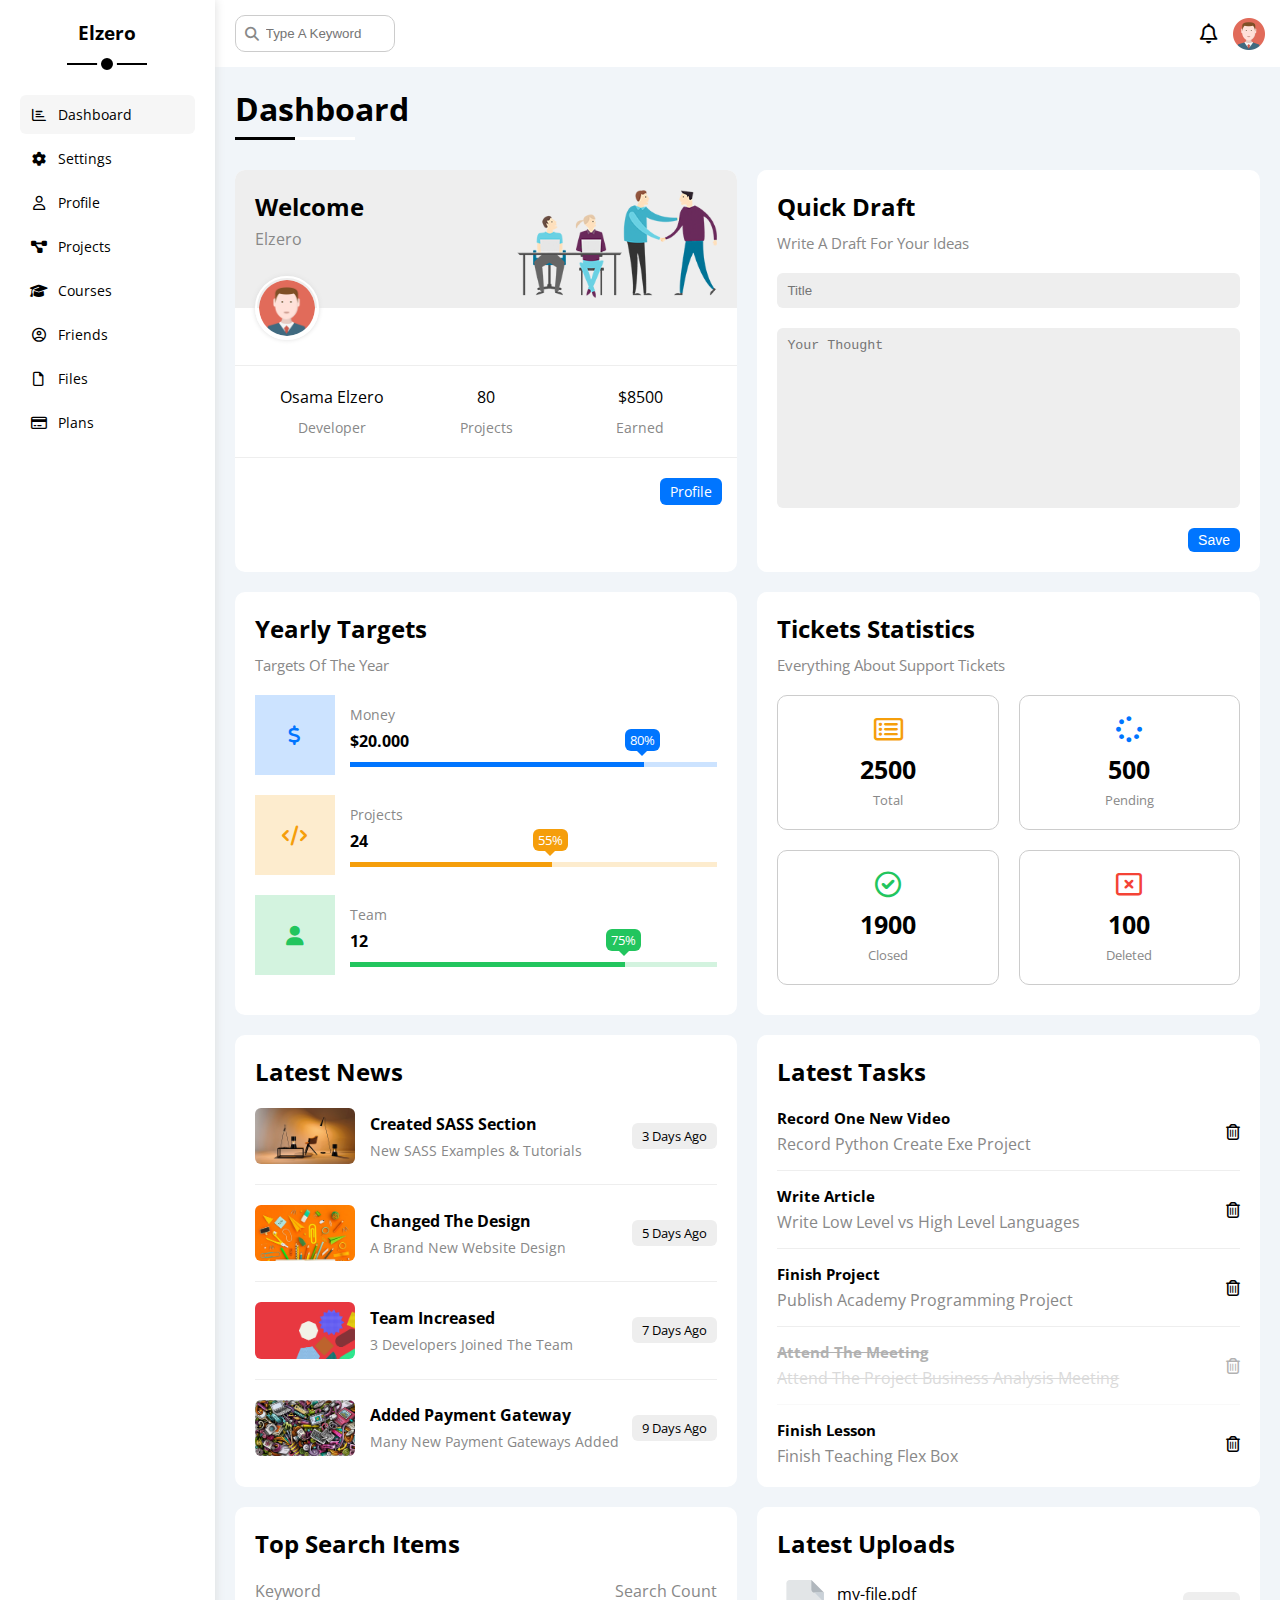
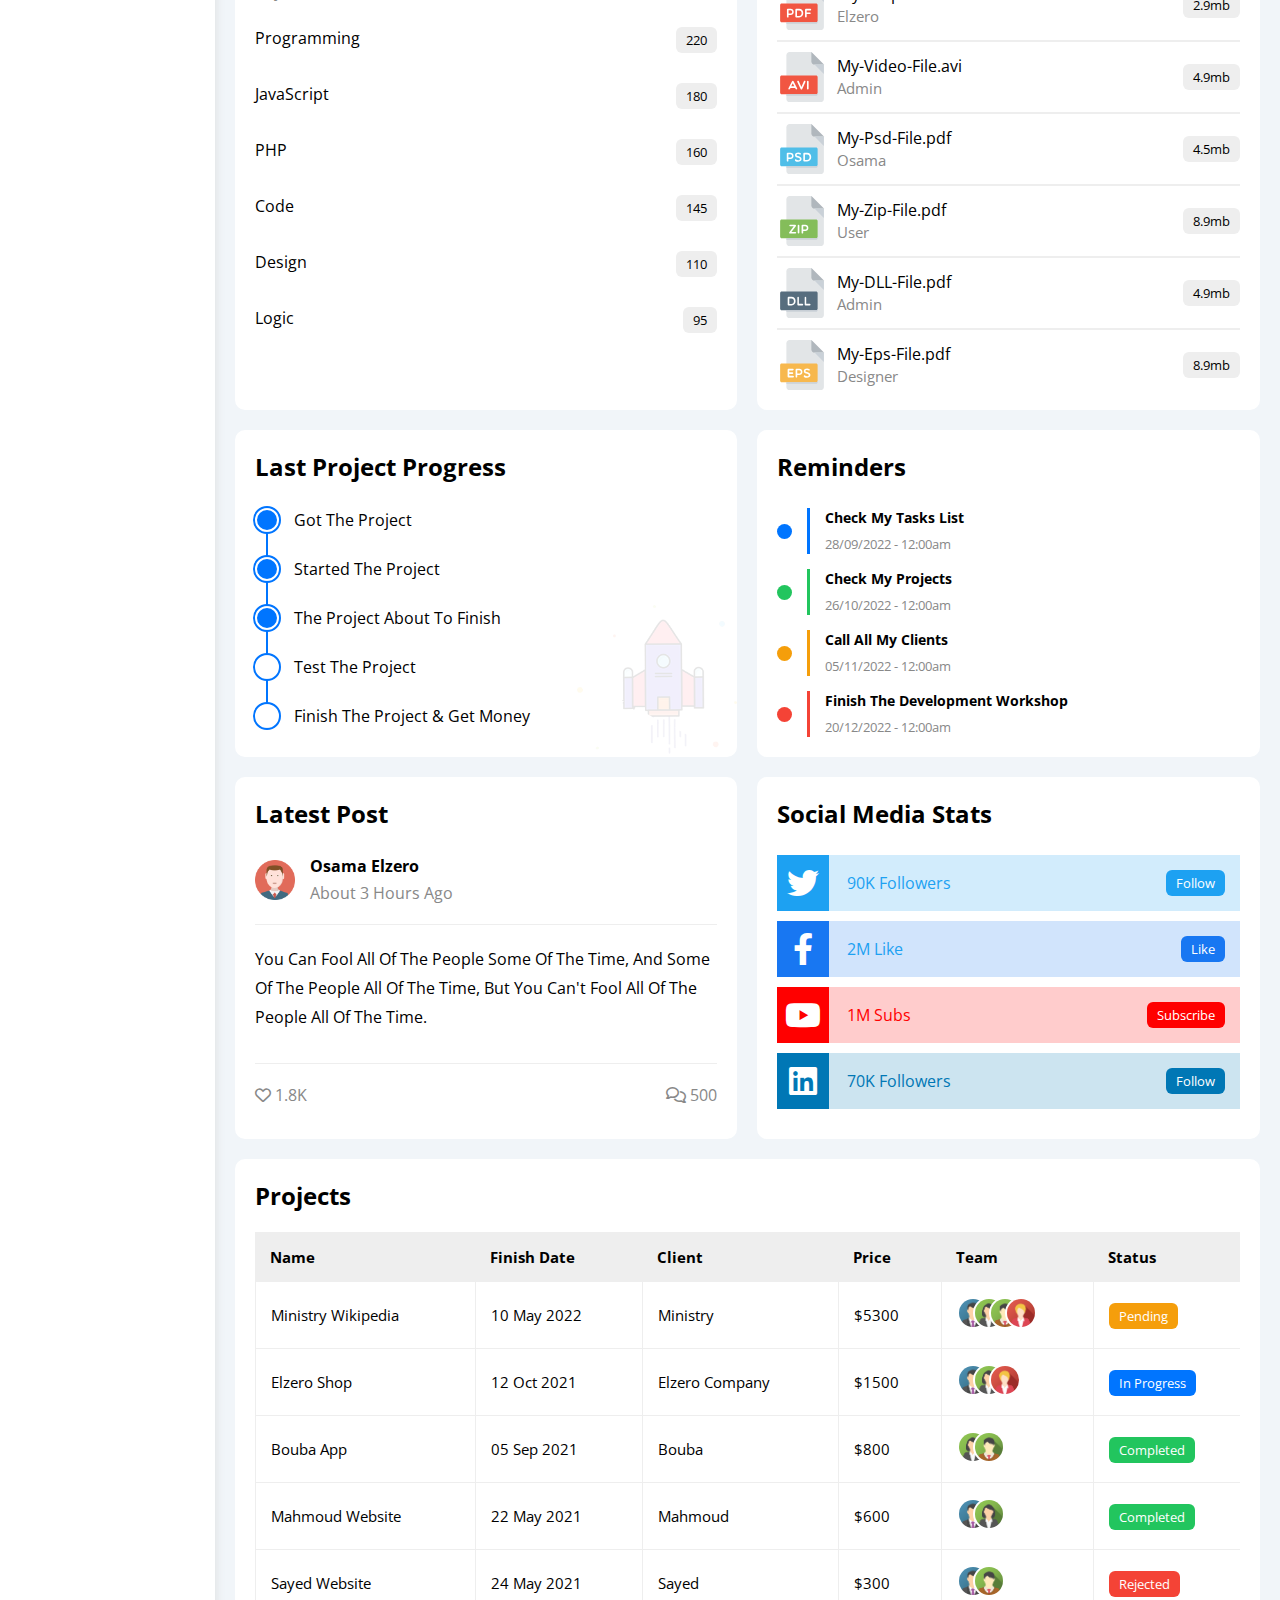
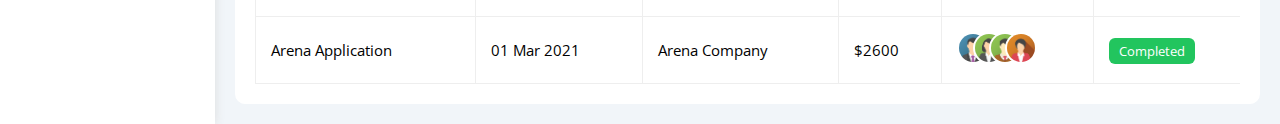
<file: index.html>
<!DOCTYPE html>
<html lang="en">
  <head>
    <meta charset="UTF-8" />
    <meta http-equiv="X-UA-Compatible" content="IE=edge" />
    <meta name="viewport" content="width=device-width, initial-scale=1.0" />
    <title>Dashboard</title>
    <link rel="stylesheet" href="css/all.min.css" />
    <link rel="stylesheet" href="css/framework.css" />
    <link rel="stylesheet" href="css/master.css" />
    <link rel="preconnect" href="https://fonts.googleapis.com" />
    <link rel="preconnect" href="https://fonts.gstatic.com" crossorigin />
    <link href="https://fonts.googleapis.com/css2?family=Open+Sans:wght@300;500&#038;display=swap" rel="stylesheet" />
  </head>
  <body>
    <div class="page d-flex">
      <div class="sidebar bg-white p-20 p-relative">
        <h3 class="p-relative txt-c mt-0">Elzero</h3>
        <ul>
          <li>
            <a class="active d-flex align-center fs-14 c-black rad-6 p-10" href="index.html">
              <i class="fa-regular fa-chart-bar fa-fw"></i>
              <span>Dashboard</span>
            </a>
          </li>
          <li>
            <a class="d-flex align-center fs-14 c-black rad-6 p-10" href="settings.html">
              <i class="fa-solid fa-gear fa-fw"></i>
              <span>Settings</span>
            </a>
          </li>
          <li>
            <a class="d-flex align-center fs-14 c-black rad-6 p-10" href="profile.html">
              <i class="fa-regular fa-user fa-fw"></i>
              <span>Profile</span>
            </a>
          </li>
          <li>
            <a class="d-flex align-center fs-14 c-black rad-6 p-10" href="projects.html">
              <i class="fa-solid fa-diagram-project fa-fw"></i>
              <span>Projects</span>
            </a>
          </li>
          <li>
            <a class="d-flex align-center fs-14 c-black rad-6 p-10" href="courses.html">
              <i class="fa-solid fa-graduation-cap fa-fw"></i>
              <span>Courses</span>
            </a>
          </li>
          <li>
            <a class="d-flex align-center fs-14 c-black rad-6 p-10" href="friends.html">
              <i class="fa-regular fa-circle-user fa-fw"></i>
              <span>Friends</span>
            </a>
          </li>
          <li>
            <a class="d-flex align-center fs-14 c-black rad-6 p-10" href="files.html">
              <i class="fa-regular fa-file fa-fw"></i>
              <span>Files</span>
            </a>
          </li>
          <li>
            <a class="d-flex align-center fs-14 c-black rad-6 p-10" href="plans.html">
              <i class="fa-regular fa-credit-card fa-fw"></i>
              <span>Plans</span>
            </a>
          </li>
        </ul>
      </div>
      <div class="content w-full">
        <!-- Start Head -->
        <div class="head bg-white p-15 between-flex">
          <div class="search p-relative">
            <input class="p-10" type="search" placeholder="Type A Keyword" />
          </div>
          <div class="icons d-flex align-center">
            <span class="notification p-relative">
              <i class="fa-regular fa-bell fa-lg"></i>
            </span>
            <img decoding="async" src="imgs/avatar.png" alt="" />
          </div>
        </div>
        <!-- End Head -->
        <h1 class="p-relative">Dashboard</h1>
        <div class="wrapper d-grid gap-20">
          <!-- Start Welcome Widget -->
          <div class="welcome bg-white rad-10 txt-c-mobile block-mobile">
            <div class="intro p-20 d-flex space-between bg-eee">
              <div>
                <h2 class="m-0">Welcome</h2>
                <p class="c-grey mt-5">Elzero</p>
              </div>
              <img decoding="async" class="hide-mobile" src="imgs/welcome.png" alt="" />
            </div>
            <img decoding="async" src="imgs/avatar.png" alt="" class="avatar" />
            <div class="body txt-c d-flex p-20 mt-20 mb-20 block-mobile">
              <div>Osama Elzero <span class="d-block c-grey fs-14 mt-10">Developer</span></div>
              <div>80 <span class="d-block c-grey fs-14 mt-10">Projects</span></div>
              <div>$8500 <span class="d-block c-grey fs-14 mt-10">Earned</span></div>
            </div>
            <a href="profile.html" class="visit d-block fs-14 bg-blue c-white w-fit btn-shape">Profile</a>
          </div>
          <!-- End Welcome Widget -->
          <!-- Start Quick Draft Widget -->
          <div class="quick-draft p-20 bg-white rad-10">
            <h2 class="mt-0 mb-10">Quick Draft</h2>
            <p class="mt-0 mb-20 c-grey fs-15">Write A Draft For Your Ideas</p>
            <form>
              <input class="d-block mb-20 w-full p-10 b-none bg-eee rad-6" type="text" placeholder="Title" />
              <textarea class="d-block mb-20 w-full p-10 b-none bg-eee rad-6" placeholder="Your Thought"></textarea>
              <input class="save d-block fs-14 bg-blue c-white b-none w-fit btn-shape" type="submit" value="Save" />
            </form>
          </div>
          <!-- End Quick Draft Widget -->
          <!-- Start Targets Widget -->
          <div class="targets p-20 bg-white rad-10">
            <h2 class="mt-0 mb-10">Yearly Targets</h2>
            <p class="mt-0 mb-20 c-grey fs-15">Targets Of The Year</p>
            <div class="target-row mb-20 blue center-flex">
              <div class="icon center-flex">
                <i class="fa-solid fa-dollar-sign fa-lg c-blue"></i>
              </div>
              <div class="details">
                <span class="fs-14 c-grey">Money</span>
                <span class="d-block mt-5 mb-10 fw-bold">$20.000</span>
                <div class="progress p-relative">
                  <span class="bg-blue blue" style="width: 80%">
                    <span class="bg-blue">80%</span>
                  </span>
                </div>
              </div>
            </div>
            <div class="target-row mb-20 center-flex orange">
              <div class="icon center-flex">
                <i class="fa-solid fa-code fa-lg c-orange"></i>
              </div>
              <div class="details">
                <span class="fs-14 c-grey">Projects</span>
                <span class="d-block mt-5 mb-10 fw-bold">24</span>
                <div class="progress p-relative">
                  <span class="bg-orange orange" style="width: 55%">
                    <span class="bg-orange">55%</span>
                  </span>
                </div>
              </div>
            </div>
            <div class="target-row mb-20 center-flex green">
              <div class="icon center-flex">
                <i class="fa-solid fa-user fa-lg c-green"></i>
              </div>
              <div class="details">
                <span class="fs-14 c-grey">Team</span>
                <span class="d-block mt-5 mb-10 fw-bold">12</span>
                <div class="progress p-relative">
                  <span class="bg-green green" style="width: 75%">
                    <span class="bg-green">75%</span>
                  </span>
                </div>
              </div>
            </div>
          </div>
          <!-- End Targets Widget -->
          <!-- Start Ticket Widget -->
          <div class="tickets p-20 bg-white rad-10">
            <h2 class="mt-0 mb-10">Tickets Statistics</h2>
            <p class="mt-0 mb-20 c-grey fs-15">Everything About Support Tickets</p>
            <div class="d-flex txt-c gap-20 f-wrap">
              <div class="box p-20 rad-10 fs-13 c-grey">
                <i class="fa-regular fa-rectangle-list fa-2x mb-10 c-orange"></i>
                <span class="d-block c-black fw-bold fs-25 mb-5">2500</span>
                Total
              </div>
              <div class="box p-20 rad-10 fs-13 c-grey">
                <i class="fa-solid fa-spinner fa-2x mb-10 c-blue"></i>
                <span class="d-block c-black fw-bold fs-25 mb-5">500</span>
                Pending
              </div>
              <div class="box p-20 rad-10 fs-13 c-grey">
                <i class="fa-regular fa-circle-check fa-2x mb-10 c-green"></i>
                <span class="d-block c-black fw-bold fs-25 mb-5">1900</span>
                Closed
              </div>
              <div class="box p-20 rad-10 fs-13 c-grey">
                <i class="fa-regular fa-rectangle-xmark fa-2x mb-10 c-red"></i>
                <span class="d-block c-black fw-bold fs-25 mb-5">100</span>
                Deleted
              </div>
            </div>
          </div>
          <!-- End Ticket Widget -->
          <!-- Start Latest News Widget -->
          <div class="latest-news p-20 bg-white rad-10 txt-c-mobile">
            <h2 class="mt-0 mb-20">Latest News</h2>
            <div class="news-row d-flex align-center">
              <img decoding="async" src="imgs/news-01.png" alt="" />
              <div class="info">
                <h3>Created SASS Section</h3>
                <p class="m-0 fs-14 c-grey">New SASS Examples & Tutorials</p>
              </div>
              <div class="btn-shape bg-eee fs-13 label">3 Days Ago</div>
            </div>
            <div class="news-row d-flex align-center">
              <img decoding="async" src="imgs/news-02.png" alt="" />
              <div class="info">
                <h3>Changed The Design</h3>
                <p class="m-0 fs-14 c-grey">A Brand New Website Design</p>
              </div>
              <div class="btn-shape bg-eee fs-13 label">5 Days Ago</div>
            </div>
            <div class="news-row d-flex align-center">
              <img decoding="async" src="imgs/news-03.png" alt="" />
              <div class="info">
                <h3>Team Increased</h3>
                <p class="m-0 fs-14 c-grey">3 Developers Joined The Team</p>
              </div>
              <div class="btn-shape bg-eee fs-13 label">7 Days Ago</div>
            </div>
            <div class="news-row d-flex align-center">
              <img decoding="async" src="imgs/news-04.png" alt="" />
              <div class="info">
                <h3>Added Payment Gateway</h3>
                <p class="m-0 fs-14 c-grey">Many New Payment Gateways Added</p>
              </div>
              <div class="btn-shape bg-eee fs-13 label">9 Days Ago</div>
            </div>
          </div>
          <!-- End Latest News Widget -->
          <!-- Start Tasks Widget -->
          <div class="tasks p-20 bg-white rad-10">
            <h2 class="mt-0 mb-20">Latest Tasks</h2>
            <div class="task-row between-flex">
              <div class="info">
                <h3 class="mt-0 mb-5 fs-15">Record One New Video</h3>
                <p class="m-0 c-grey">Record Python Create Exe Project</p>
              </div>
              <i class="fa-regular fa-trash-can delete"></i>
            </div>
            <div class="task-row between-flex">
              <div class="info">
                <h3 class="mt-0 mb-5 fs-15">Write Article</h3>
                <p class="m-0 c-grey">Write Low Level vs High Level Languages</p>
              </div>
              <i class="fa-regular fa-trash-can delete"></i>
            </div>
            <div class="task-row between-flex">
              <div class="info">
                <h3 class="mt-0 mb-5 fs-15">Finish Project</h3>
                <p class="m-0 c-grey">Publish Academy Programming Project</p>
              </div>
              <i class="fa-regular fa-trash-can delete"></i>
            </div>
            <div class="task-row between-flex done">
              <div class="info">
                <h3 class="mt-0 mb-5 fs-15">Attend The Meeting</h3>
                <p class="m-0 c-grey">Attend The Project Business Analysis Meeting</p>
              </div>
              <i class="fa-regular fa-trash-can delete"></i>
            </div>
            <div class="task-row between-flex">
              <div class="info">
                <h3 class="mt-0 mb-5 fs-15">Finish Lesson</h3>
                <p class="m-0 c-grey">Finish Teaching Flex Box</p>
              </div>
              <i class="fa-regular fa-trash-can delete"></i>
            </div>
          </div>
          <!-- End Tasks -->
          <!-- Start Top Search Word Widget -->
          <div class="search-items p-20 bg-white rad-10">
            <h2 class="mt-0 mb-20">Top Search Items</h2>
            <div class="items-head d-flex space-between c-grey mb-10">
              <div>Keyword</div>
              <div>Search Count</div>
            </div>
            <div class="items d-flex space-between pt-15 pb-15">
              <span>Programming</span>
              <span class="bg-eee fs-13 btn-shape">220</span>
            </div>
            <div class="items d-flex space-between pt-15 pb-15">
              <span>JavaScript</span>
              <span class="bg-eee btn-shape fs-13">180</span>
            </div>
            <div class="items d-flex space-between pt-15 pb-15">
              <span>PHP</span>
              <span class="bg-eee btn-shape fs-13">160</span>
            </div>
            <div class="items d-flex space-between pt-15 pb-15">
              <span>Code</span>
              <span class="bg-eee btn-shape fs-13">145</span>
            </div>
            <div class="items d-flex space-between pt-15 pb-15">
              <span>Design</span>
              <span class="bg-eee btn-shape fs-13">110</span>
            </div>
            <div class="items d-flex space-between pt-15 pb-15">
              <span>Logic</span>
              <span class="bg-eee btn-shape fs-13">95</span>
            </div>
          </div>
          <!-- End Top Search Word Widget -->
          <!-- Start Latest Uploads Widget -->
          <div class="latest-uploads p-20 bg-white rad-10">
            <h2 class="mt-0 mb-20">Latest Uploads</h2>
            <ul class="m-0">
              <li class="between-flex pb-10 mb-10">
                <div class="d-flex align-center">
                  <img decoding="async" class="mr-10" src="imgs/pdf.svg" alt="" />
                  <div>
                    <span class="d-block">my-file.pdf</span>
                    <span class="fs-15 c-grey">Elzero</span>
                  </div>
                </div>
                <div class="bg-eee btn-shape fs-13">2.9mb</div>
              </li>
              <li class="between-flex pb-10 mb-10">
                <div class="d-flex align-center">
                  <img decoding="async" class="mr-10" src="imgs/avi.svg" alt="" />
                  <div>
                    <span class="d-block">My-Video-File.avi</span>
                    <span class="fs-15 c-grey">Admin</span>
                  </div>
                </div>
                <div class="bg-eee btn-shape fs-13">4.9mb</div>
              </li>
              <li class="between-flex pb-10 mb-10">
                <div class="d-flex align-center">
                  <img decoding="async" class="mr-10" src="imgs/psd.svg" alt="" />
                  <div>
                    <span class="d-block">My-Psd-File.pdf</span>
                    <span class="fs-15 c-grey">Osama</span>
                  </div>
                </div>
                <div class="bg-eee btn-shape fs-13">4.5mb</div>
              </li>
              <li class="between-flex pb-10 mb-10">
                <div class="d-flex align-center">
                  <img decoding="async" class="mr-10" src="imgs/zip.svg" alt="" />
                  <div>
                    <span class="d-block">My-Zip-File.pdf</span>
                    <span class="fs-15 c-grey">User</span>
                  </div>
                </div>
                <div class="bg-eee btn-shape fs-13">8.9mb</div>
              </li>
              <li class="between-flex pb-10 mb-10">
                <div class="d-flex align-center">
                  <img decoding="async" class="mr-10" src="imgs/dll.svg" alt="" />
                  <div>
                    <span class="d-block">My-DLL-File.pdf</span>
                    <span class="fs-15 c-grey">Admin</span>
                  </div>
                </div>
                <div class="bg-eee btn-shape fs-13">4.9mb</div>
              </li>
              <li class="between-flex">
                <div class="d-flex align-center">
                  <img decoding="async" class="mr-10" src="imgs/eps.svg" alt="" />
                  <div>
                    <span class="d-block">My-Eps-File.pdf</span>
                    <span class="fs-15 c-grey">Designer</span>
                  </div>
                </div>
                <div class="bg-eee btn-shape fs-13">8.9mb</div>
              </li>
            </ul>
          </div>
          <!-- End Latest Uploads Widget -->
          <!-- Start Last Project Progress Widget -->
          <div class="last-project p-20 bg-white rad-10 p-relative">
            <h2 class="mt-0 mb-20">Last Project Progress</h2>
            <ul class="m-0 p-relative">
              <li class="mt-25 d-flex align-center done">Got The Project</li>
              <li class="mt-25 d-flex align-center done">Started The Project</li>
              <li class="mt-25 d-flex align-center done">The Project About To Finish</li>
              <li class="mt-25 d-flex align-center current">Test The Project</li>
              <li class="mt-25 d-flex align-center">Finish The Project & Get Money</li>
            </ul>
            <img decoding="async" class="launch-icon hide-mobile" src="imgs/project.png" alt="" />
          </div>
          <!-- End Last Project Progress Widget -->
          <!-- Start Reminders Widget -->
          <div class="reminders p-20 bg-white rad-10 p-relative">
            <h2 class="mt-0 mb-25">Reminders</h2>
            <ul class="m-0">
              <li class="d-flex align-center mt-15">
                <span class="key bg-blue mr-15 d-block rad-half"></span>
                <div class="pl-15 blue">
                  <p class="fs-14 fw-bold mt-0 mb-5">Check My Tasks List</p>
                  <span class="fs-13 c-grey">28/09/2022 - 12:00am</span>
                </div>
              </li>
              <li class="d-flex align-center mt-15">
                <span class="key bg-green mr-15 d-block rad-half"></span>
                <div class="pl-15 green">
                  <p class="fs-14 fw-bold mt-0 mb-5">Check My Projects</p>
                  <span class="fs-13 c-grey">26/10/2022 - 12:00am</span>
                </div>
              </li>
              <li class="d-flex align-center mt-15">
                <span class="key bg-orange mr-15 d-block rad-half"></span>
                <div class="pl-15 orange">
                  <p class="fs-14 fw-bold mt-0 mb-5">Call All My Clients</p>
                  <span class="fs-13 c-grey">05/11/2022 - 12:00am</span>
                </div>
              </li>
              <li class="d-flex align-center mt-15">
                <span class="key bg-red mr-15 d-block rad-half"></span>
                <div class="pl-15 red">
                  <p class="fs-14 fw-bold mt-0 mb-5">Finish The Development Workshop</p>
                  <span class="fs-13 c-grey">20/12/2022 - 12:00am</span>
                </div>
              </li>
            </ul>
          </div>
          <!-- End Reminders Widget -->
          <!-- Start Latest Post Widget -->
          <div class="latest-post p-20 bg-white rad-10 p-relative">
            <h2 class="mt-0 mb-25">Latest Post</h2>
            <div class="top d-flex align-center">
              <img decoding="async" class="avatar mr-15" src="imgs/avatar.png" alt="" />
              <div class="info">
                <span class="d-block mb-5 fw-bold">Osama Elzero</span>
                <span class="c-grey">About 3 Hours Ago</span>
              </div>
            </div>
            <div class="post-content txt-c-mobile pt-20 pb-20 mt-20 mb-20">
              You can fool all of the people some of the time, and some of the people all of the time, but you can't
              fool all of the people all of the time.
            </div>
            <div class="post-stats between-flex c-grey">
              <div>
                <i class="fa-regular fa-heart"></i>
                <span>1.8K</span>
              </div>
              <div>
                <i class="fa-regular fa-comments"></i>
                <span>500</span>
              </div>
            </div>
          </div>
          <!-- End Latest Post Widget -->
          <!-- Start Social Media Stats Widget -->
          <div class="social-media p-20 bg-white rad-10 p-relative">
            <h2 class="mt-0 mb-25">Social Media Stats</h2>
            <div class="box twitter p-15 p-relative mb-10 between-flex">
              <i class="fa-brands fa-twitter fa-2x c-white h-full center-flex"></i>
              <span>90K Followers</span>
              <a class="fs-13 c-white btn-shape" href="#">Follow</a>
            </div>
            <div class="box facebook p-15 p-relative mb-10 between-flex">
              <i class="fa-brands fa-facebook-f fa-2x c-white h-full center-flex"></i>
              <span>2M Like</span>
              <a class="fs-13 c-white btn-shape" href="#">Like</a>
            </div>
            <div class="box youtube p-15 p-relative mb-10 between-flex">
              <i class="fa-brands fa-youtube fa-2x c-white h-full center-flex"></i>
              <span>1M Subs</span>
              <a class="fs-13 c-white btn-shape" href="#">Subscribe</a>
            </div>
            <div class="box linkedin p-15 p-relative mb-10 between-flex">
              <i class="fa-brands fa-linkedin fa-2x c-white h-full center-flex"></i>
              <span>70K Followers</span>
              <a class="fs-13 c-white btn-shape" href="#">Follow</a>
            </div>
          </div>
          <!-- Start End Media Stats Widget -->
        </div>
        <!-- Start Projects Table -->
        <div class="projects p-20 bg-white rad-10 m-20">
          <h2 class="mt-0 mb-20">Projects</h2>
          <div class="responsive-table">
            <table class="fs-15 w-full">
              <thead>
                <tr>
                  <td>Name</td>
                  <td>Finish Date</td>
                  <td>Client</td>
                  <td>Price</td>
                  <td>Team</td>
                  <td>Status</td>
                </tr>
              </thead>
              <tbody>
                <tr>
                  <td>Ministry Wikipedia</td>
                  <td>10 May 2022</td>
                  <td>Ministry</td>
                  <td>$5300</td>
                  <td>
                    <img decoding="async" src="imgs/team-01.png" alt="" />
                    <img decoding="async" src="imgs/team-02.png" alt="" />
                    <img decoding="async" src="imgs/team-03.png" alt="" />
                    <img decoding="async" src="imgs/team-05.png" alt="" />
                  </td>
                  <td>
                    <span class="label btn-shape bg-orange c-white">Pending</span>
                  </td>
                </tr>
                <tr>
                  <td>Elzero Shop</td>
                  <td>12 Oct 2021</td>
                  <td>Elzero Company</td>
                  <td>$1500</td>
                  <td>
                    <img decoding="async" src="imgs/team-01.png" alt="" />
                    <img decoding="async" src="imgs/team-02.png" alt="" />
                    <img decoding="async" src="imgs/team-05.png" alt="" />
                  </td>
                  <td><span class="label btn-shape bg-blue c-white">In Progress</span></td>
                </tr>
                <tr>
                  <td>Bouba App</td>
                  <td>05 Sep 2021</td>
                  <td>Bouba</td>
                  <td>$800</td>
                  <td>
                    <img decoding="async" src="imgs/team-02.png" alt="" />
                    <img decoding="async" src="imgs/team-03.png" alt="" />
                  </td>
                  <td><span class="label btn-shape bg-green c-white">Completed</span></td>
                </tr>
                <tr>
                  <td>Mahmoud Website</td>
                  <td>22 May 2021</td>
                  <td>Mahmoud</td>
                  <td>$600</td>
                  <td>
                    <img decoding="async" src="imgs/team-01.png" alt="" />
                    <img decoding="async" src="imgs/team-02.png" alt="" />
                  </td>
                  <td><span class="label btn-shape bg-green c-white">Completed</span></td>
                </tr>
                <tr>
                  <td>Sayed Website</td>
                  <td>24 May 2021</td>
                  <td>Sayed</td>
                  <td>$300</td>
                  <td>
                    <img decoding="async" src="imgs/team-01.png" alt="" />
                    <img decoding="async" src="imgs/team-03.png" alt="" />
                  </td>
                  <td><span class="label btn-shape bg-red c-white">Rejected</span></td>
                </tr>
                <tr>
                  <td>Arena Application</td>
                  <td>01 Mar 2021</td>
                  <td>Arena Company</td>
                  <td>$2600</td>
                  <td>
                    <img decoding="async" src="imgs/team-01.png" alt="" />
                    <img decoding="async" src="imgs/team-02.png" alt="" />
                    <img decoding="async" src="imgs/team-03.png" alt="" />
                    <img decoding="async" src="imgs/team-04.png" alt="" />
                  </td>
                  <td><span class="label btn-shape bg-green c-white">Completed</span></td>
                </tr>
              </tbody>
            </table>
          </div>
        </div>
        <!-- End Projects Table -->
      </div>
    </div>
  </body>
</html>
</file>
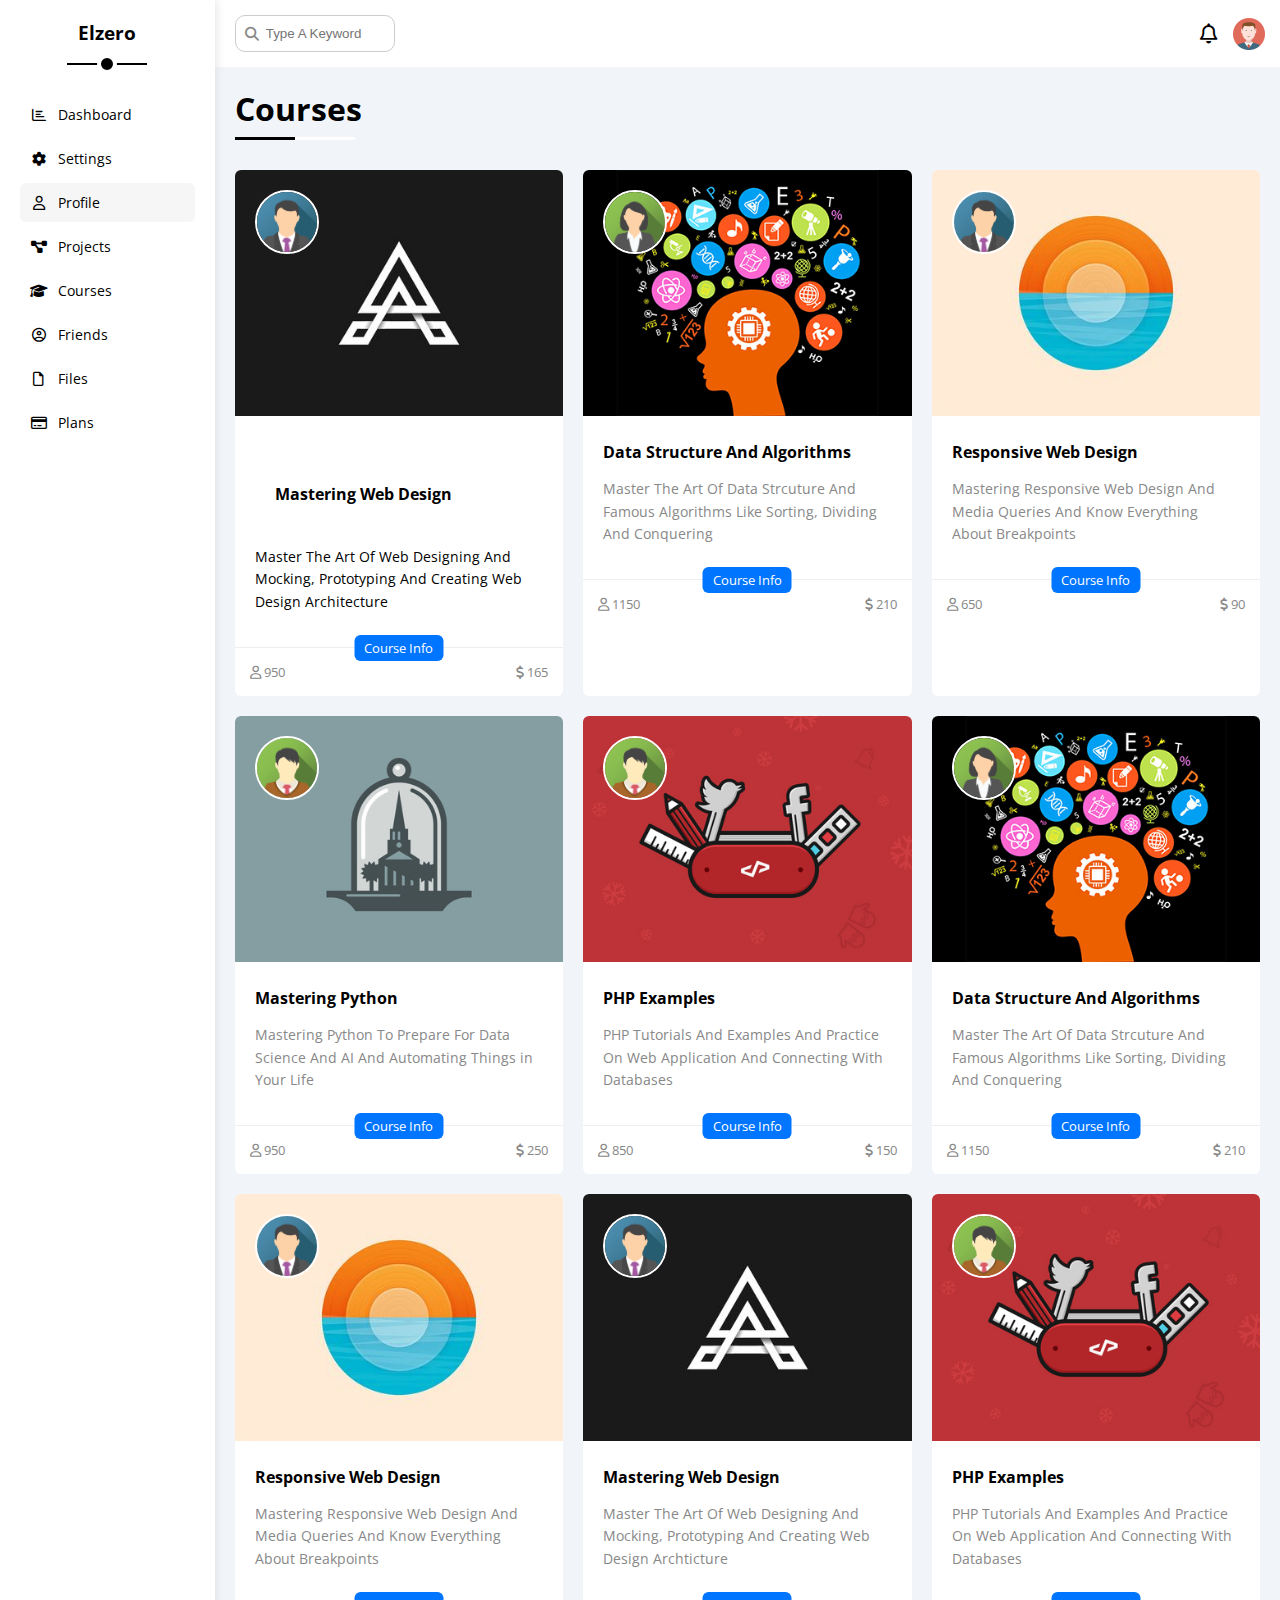
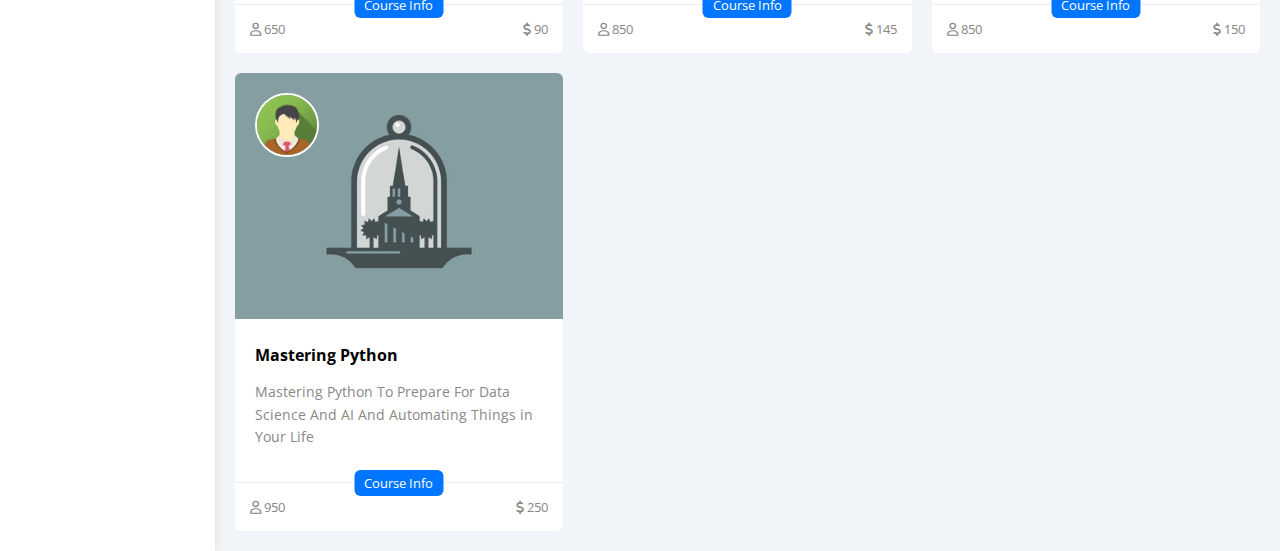
<file: courses.html>
<!DOCTYPE html>
<html lang="en">
  <head>
    <meta charset="UTF-8" />
    <meta http-equiv="X-UA-Compatible" content="IE=edge" />
    <meta name="viewport" content="width=device-width, initial-scale=1.0" />
    <title>Profile</title>
    <link rel="stylesheet" href="css/all.min.css" />
    <link rel="stylesheet" href="css/framework.css" />
    <link rel="stylesheet" href="css/master.css" />
    <link rel="preconnect" href="https://fonts.googleapis.com" />
    <link rel="preconnect" href="https://fonts.gstatic.com" crossorigin />
    <link href="https://fonts.googleapis.com/css2?family=Open+Sans:wght@300;500&#038;display=swap" rel="stylesheet" />
  </head>
  <body>
    <div class="page d-flex">
      <div class="sidebar bg-white p-20 p-relative">
        <h3 class="p-relative txt-c mt-0">Elzero</h3>
        <ul>
          <li>
            <a class="d-flex align-center fs-14 c-black rad-6 p-10" href="index.html">
              <i class="fa-regular fa-chart-bar fa-fw"></i>
              <span>Dashboard</span>
            </a>
          </li>
          <li>
            <a class="d-flex align-center fs-14 c-black rad-6 p-10" href="settings.html">
              <i class="fa-solid fa-gear fa-fw"></i>
              <span>Settings</span>
            </a>
          </li>
          <li>
            <a class="active d-flex align-center fs-14 c-black rad-6 p-10" href="profile.html">
              <i class="fa-regular fa-user fa-fw"></i>
              <span>Profile</span>
            </a>
          </li>
          <li>
            <a class="d-flex align-center fs-14 c-black rad-6 p-10" href="projects.html">
              <i class="fa-solid fa-diagram-project fa-fw"></i>
              <span>Projects</span>
            </a>
          </li>
          <li>
            <a class="d-flex align-center fs-14 c-black rad-6 p-10" href="courses.html">
              <i class="fa-solid fa-graduation-cap fa-fw"></i>
              <span>Courses</span>
            </a>
          </li>
          <li>
            <a class="d-flex align-center fs-14 c-black rad-6 p-10" href="friends.html">
              <i class="fa-regular fa-circle-user fa-fw"></i>
              <span>Friends</span>
            </a>
          </li>
          <li>
            <a class="d-flex align-center fs-14 c-black rad-6 p-10" href="files.html">
              <i class="fa-regular fa-file fa-fw"></i>
              <span>Files</span>
            </a>
          </li>
          <li>
            <a class="d-flex align-center fs-14 c-black rad-6 p-10" href="plans.html">
              <i class="fa-regular fa-credit-card fa-fw"></i>
              <span>Plans</span>
            </a>
          </li>
        </ul>
      </div>
      <div class="content w-full">
        <!-- Start Head -->
        <div class="head bg-white p-15 between-flex">
          <div class="search p-relative">
            <input class="p-10" type="search" placeholder="Type A Keyword" />
          </div>
          <div class="icons d-flex align-center">
            <span class="notification p-relative">
              <i class="fa-regular fa-bell fa-lg"></i>
            </span>
            <img decoding="async" src="imgs/avatar.png" alt="" />
          </div>
        </div>
        <!-- End Head -->
        <h1 class="p-relative">Courses</h1>
        <div class="courses-page  d-grid m-20 gap-20">
         <div class="course bg-white rad-6 p-relative">
          <img class="cover" alt="" src="imgs/course-01.jpg">
          <img class="instructor" alt="" src="imgs/team-01.png">
          <div class="p-20">
            <h4 class="p-20">Mastering Web Design</h4>
             <p class="description c-gery mt-15 fs-14">Master The Art Of Web Designing And Mocking, Prototyping And Creating Web Design Architecture</p>
        </div>
        <div class="info p-15 p-relative between-flex">
            <span class="title bg-blue c-white btn-shape">Course Info</span>
            <span class="c-grey">
             <i class="fa-regular fa-user"></i>
             950     
            </span>
            <span class="c-grey">
                <i class="fa-solid fa-dollar-sign"></i>
                165    
               </span>
        </div>
         </div>
         <div class="course bg-white rad-6 p-relative">
            <img decoding="async" class="cover" src="imgs/course-02.jpg" alt="" />
            <img decoding="async" class="instructor" src="imgs/team-02.png" alt="" />
            <div class="p-20">
              <h4 class="m-0">Data Structure And Algorithms</h4>
              <p class="description c-grey mt-15 fs-14">
                Master The Art Of Data Strcuture And Famous Algorithms Like Sorting, Dividing And Conquering
              </p>
            </div>
            <div class="info p-15 p-relative between-flex">
              <span class="title bg-blue c-white btn-shape">Course Info</span>
              <span class="c-grey"> <i class="fa-regular fa-user"></i> 1150</span>
              <span class="c-grey"><i class="fa-solid fa-dollar-sign"></i> 210</span>
            </div>
          </div>
          <div class="course bg-white rad-6 p-relative">
            <img decoding="async" class="cover" src="imgs/course-03.jpg" alt="" />
            <img decoding="async" class="instructor" src="imgs/team-01.png" alt="" />
            <div class="p-20">
              <h4 class="m-0">Responsive Web Design</h4>
              <p class="description c-grey mt-15 fs-14">
                Mastering Responsive Web Design And Media Queries And Know Everything About Breakpoints
              </p>
            </div>
            <div class="info p-15 p-relative between-flex">
              <span class="title bg-blue c-white btn-shape">Course Info</span>
              <span class="c-grey"> <i class="fa-regular fa-user"></i> 650</span>
              <span class="c-grey"><i class="fa-solid fa-dollar-sign"></i> 90</span>
            </div>
          </div>
          <div class="course bg-white rad-6 p-relative">
            <img decoding="async" class="cover" src="imgs/course-04.jpg" alt="" />
            <img decoding="async" class="instructor" src="imgs/team-03.png" alt="" />
            <div class="p-20">
              <h4 class="m-0">Mastering Python</h4>
              <p class="description c-grey mt-15 fs-14">
                Mastering Python To Prepare For Data Science And AI And Automating Things in Your Life
              </p>
            </div>
            <div class="info p-15 p-relative between-flex">
              <span class="title bg-blue c-white btn-shape">Course Info</span>
              <span class="c-grey"> <i class="fa-regular fa-user"></i> 950</span>
              <span class="c-grey"><i class="fa-solid fa-dollar-sign"></i> 250</span>
            </div>
          </div>
          <div class="course bg-white rad-6 p-relative">
            <img decoding="async" class="cover" src="imgs/course-05.jpg" alt="" />
            <img decoding="async" class="instructor" src="imgs/team-03.png" alt="" />
            <div class="p-20">
              <h4 class="m-0">PHP Examples</h4>
              <p class="description c-grey mt-15 fs-14">
                PHP Tutorials And Examples And Practice On Web Application And Connecting With Databases
              </p>
            </div>
            <div class="info p-15 p-relative between-flex">
              <span class="title bg-blue c-white btn-shape">Course Info</span>
              <span class="c-grey"> <i class="fa-regular fa-user"></i> 850</span>
              <span class="c-grey"><i class="fa-solid fa-dollar-sign"></i> 150</span>
            </div>
          </div>
          <div class="course bg-white rad-6 p-relative">
            <img decoding="async" class="cover" src="imgs/course-02.jpg" alt="" />
            <img decoding="async" class="instructor" src="imgs/team-02.png" alt="" />
            <div class="p-20">
              <h4 class="m-0">Data Structure And Algorithms</h4>
              <p class="description c-grey mt-15 fs-14">
                Master The Art Of Data Strcuture And Famous Algorithms Like Sorting, Dividing And Conquering
              </p>
            </div>
            <div class="info p-15 p-relative between-flex">
              <span class="title bg-blue c-white btn-shape">Course Info</span>
              <span class="c-grey"> <i class="fa-regular fa-user"></i> 1150</span>
              <span class="c-grey"><i class="fa-solid fa-dollar-sign"></i> 210</span>
            </div>
          </div>
          <div class="course bg-white rad-6 p-relative">
            <img decoding="async" class="cover" src="imgs/course-03.jpg" alt="" />
            <img decoding="async" class="instructor" src="imgs/team-01.png" alt="" />
            <div class="p-20">
              <h4 class="m-0">Responsive Web Design</h4>
              <p class="description c-grey mt-15 fs-14">
                Mastering Responsive Web Design And Media Queries And Know Everything About Breakpoints
              </p>
            </div>
            <div class="info p-15 p-relative between-flex">
              <span class="title bg-blue c-white btn-shape">Course Info</span>
              <span class="c-grey"> <i class="fa-regular fa-user"></i> 650</span>
              <span class="c-grey"><i class="fa-solid fa-dollar-sign"></i> 90</span>
            </div>
          </div>
          <div class="course bg-white rad-6 p-relative">
            <img decoding="async" class="cover" src="imgs/course-01.jpg" alt="" />
            <img decoding="async" class="instructor" src="imgs/team-01.png" alt="" />
            <div class="p-20">
              <h4 class="m-0">Mastering Web Design</h4>
              <p class="description c-grey mt-15 fs-14">
                Master The Art Of Web Designing And Mocking, Prototyping And Creating Web Design Archticture
              </p>
            </div>
            <div class="info p-15 p-relative between-flex">
              <span class="title bg-blue c-white btn-shape">Course Info</span>
              <span class="c-grey"> <i class="fa-regular fa-user"></i> 850</span>
              <span class="c-grey"><i class="fa-solid fa-dollar-sign"></i> 145</span>
            </div>
          </div>
          <div class="course bg-white rad-6 p-relative">
            <img decoding="async" class="cover" src="imgs/course-05.jpg" alt="" />
            <img decoding="async" class="instructor" src="imgs/team-03.png" alt="" />
            <div class="p-20">
              <h4 class="m-0">PHP Examples</h4>
              <p class="description c-grey mt-15 fs-14">
                PHP Tutorials And Examples And Practice On Web Application And Connecting With Databases
              </p>
            </div>
            <div class="info p-15 p-relative between-flex">
              <span class="title bg-blue c-white btn-shape">Course Info</span>
              <span class="c-grey"> <i class="fa-regular fa-user"></i> 850</span>
              <span class="c-grey"><i class="fa-solid fa-dollar-sign"></i> 150</span>
            </div>
          </div>
          <div class="course bg-white rad-6 p-relative">
            <img decoding="async" class="cover" src="imgs/course-04.jpg" alt="" />
            <img decoding="async" class="instructor" src="imgs/team-03.png" alt="" />
            <div class="p-20">
              <h4 class="m-0">Mastering Python</h4>
              <p class="description c-grey mt-15 fs-14">
                Mastering Python To Prepare For Data Science And AI And Automating Things in Your Life
              </p>
            </div>
            <div class="info p-15 p-relative between-flex">
              <span class="title bg-blue c-white btn-shape">Course Info</span>
              <span class="c-grey"> <i class="fa-regular fa-user"></i> 950</span>
              <span class="c-grey"><i class="fa-solid fa-dollar-sign"></i> 250</span>
            </div>
          </div>
        </div>
      </div>
    </div>
  </body>
</html>
</file>
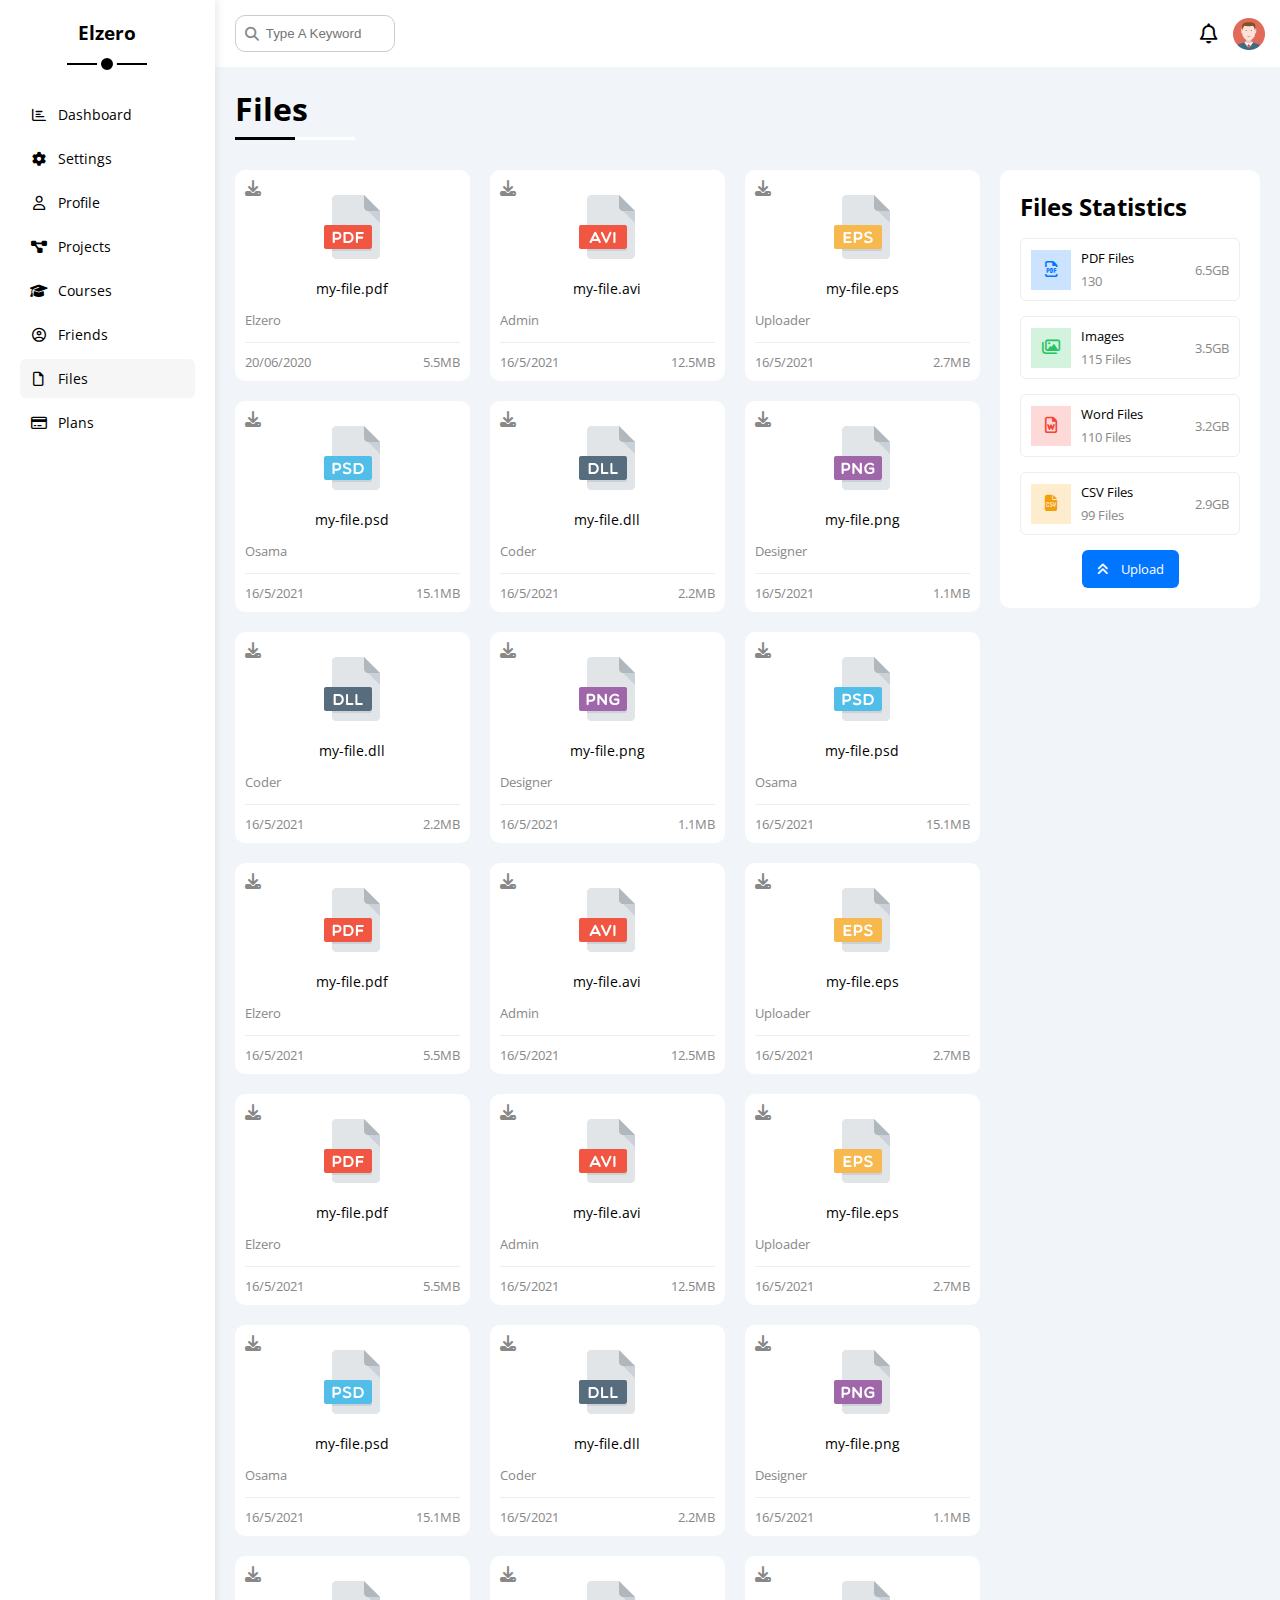
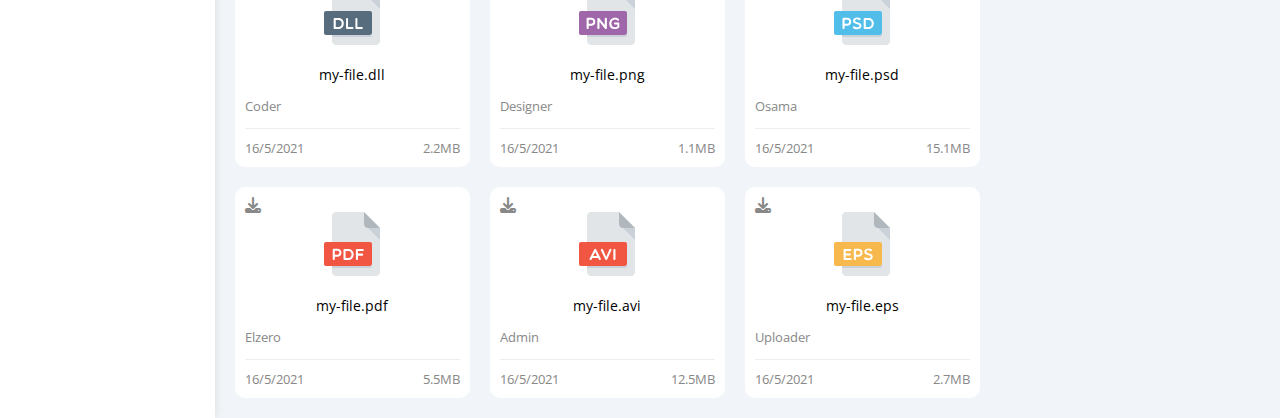
<file: files.html>
<!DOCTYPE html>
<html lang="en">
  <head>
    <meta charset="UTF-8" />
    <meta http-equiv="X-UA-Compatible" content="IE=edge" />
    <meta name="viewport" content="width=device-width, initial-scale=1.0" />
    <title>Files</title>
    <link rel="stylesheet" href="css/all.min.css" />
    <link rel="stylesheet" href="css/framework.css" />
    <link rel="stylesheet" href="css/master.css" />
    <link rel="preconnect" href="https://fonts.googleapis.com" />
    <link rel="preconnect" href="https://fonts.gstatic.com" crossorigin />
    <link href="https://fonts.googleapis.com/css2?family=Open+Sans:wght@300;500&#038;display=swap" rel="stylesheet" />
  </head>
  <body>
    <div class="page d-flex">
      <div class="sidebar bg-white p-20 p-relative">
        <h3 class="p-relative txt-c mt-0">Elzero</h3>
        <ul>
          <li>
            <a class="d-flex align-center fs-14 c-black rad-6 p-10" href="index.html">
              <i class="fa-regular fa-chart-bar fa-fw"></i>
              <span>Dashboard</span>
            </a>
          </li>
          <li>
            <a class="d-flex align-center fs-14 c-black rad-6 p-10" href="settings.html">
              <i class="fa-solid fa-gear fa-fw"></i>
              <span>Settings</span>
            </a>
          </li>
          <li>
            <a class="d-flex align-center fs-14 c-black rad-6 p-10" href="profile.html">
              <i class="fa-regular fa-user fa-fw"></i>
              <span>Profile</span>
            </a>
          </li>
          <li>
            <a class="d-flex align-center fs-14 c-black rad-6 p-10" href="projects.html">
              <i class="fa-solid fa-diagram-project fa-fw"></i>
              <span>Projects</span>
            </a>
          </li>
          <li>
            <a class="d-flex align-center fs-14 c-black rad-6 p-10" href="courses.html">
              <i class="fa-solid fa-graduation-cap fa-fw"></i>
              <span>Courses</span>
            </a>
          </li>
          <li>
            <a class="d-flex align-center fs-14 c-black rad-6 p-10" href="friends.html">
              <i class="fa-regular fa-circle-user fa-fw"></i>
              <span>Friends</span>
            </a>
          </li>
          <li>
            <a class="active d-flex align-center fs-14 c-black rad-6 p-10" href="files.html">
              <i class="fa-regular fa-file fa-fw"></i>
              <span>Files</span>
            </a>
          </li>
          <li>
            <a class="d-flex align-center fs-14 c-black rad-6 p-10" href="plans.html">
              <i class="fa-regular fa-credit-card fa-fw"></i>
              <span>Plans</span>
            </a>
          </li>
        </ul>
      </div>
      <div class="content w-full">
        <!-- Start Head -->
        <div class="head bg-white p-15 between-flex">
          <div class="search p-relative">
            <input class="p-10" type="search" placeholder="Type A Keyword" />
          </div>
          <div class="icons d-flex align-center">
            <span class="notification p-relative">
              <i class="fa-regular fa-bell fa-lg"></i>
            </span>
            <img decoding="async" src="imgs/avatar.png" alt="" />
          </div>
        </div>
        <!-- End Head -->
        <h1 class="p-relative">Files</h1>
        <div class="files-page d-flex m-20 gap-20">
          <div class="files-stats p-20 bg-white rad-10">
            <h2 class="mt-0 mb-15 txt-c-mobile">Files Statistics</h2>
            <div class="d-flex align-center border-eee p-10 rad-6 mb-15 fs-13">
              <i class="fa-regular fa-file-pdf fa-lg blue center-flex c-blue icon"></i>
              <div class="info">
                <span>PDF Files</span>
                <span class="c-grey d-block mt-5">130</span>
              </div>
              <div class="size c-grey">6.5GB</div>
            </div>
            <div class="d-flex align-center border-eee p-10 rad-6 mb-15 fs-13">
              <i class="fa-regular fa-images fa-lg green center-flex c-green icon"></i>
              <div class="info">
                <span>Images</span>
                <span class="c-grey d-block mt-5">115 Files</span>
              </div>
              <div class="size c-grey">3.5GB</div>
            </div>
            <div class="d-flex align-center border-eee p-10 rad-6 mb-15 fs-13">
              <i class="fa-regular fa-file-word fa-lg red center-flex c-red icon"></i>
              <div class="info">
                <span>Word Files</span>
                <span class="c-grey d-block mt-5">110 Files</span>
              </div>
              <div class="size c-grey">3.2GB</div>
            </div>
            <div class="d-flex align-center border-eee p-10 rad-6 fs-13">
              <i class="fa-solid fa-file-csv fa-lg orange center-flex c-orange icon"></i>
              <div class="info">
                <span>CSV Files</span>
                <span class="c-grey d-block mt-5">99 Files</span>
              </div>
              <div class="size c-grey">2.9GB</div>
            </div>
            <a class="upload bg-blue c-white fs-13 rad-6 d-block w-fit" href="#">
              <i class="fa-solid fa-angles-up mr-10"></i>
              Upload
            </a>
          </div>
          <div class="files-content d-grid gap-20">
            <div class="file bg-white p-10 rad-10">
              <i class="fa-solid fa-download c-grey p-absolute"></i>
              <div class="icon txt-c">
                <img decoding="async" class="mt-15 mb-15" src="imgs/pdf.svg" alt="" />
              </div>
              <div class="txt-c mb-10 fs-14">my-file.pdf</div>
              <p class="c-grey fs-13">Elzero</p>
              <div class="info between-flex mt-10 pt-10 fs-13 c-grey">
                <span>20/06/2020</span>
                <span>5.5MB</span>
              </div>
            </div>
            <div class="file bg-white p-10 rad-10">
              <i class="fa-solid fa-download c-grey p-absolute"></i>
              <div class="icon txt-c">
                <img decoding="async" class="mt-15 mb-15" src="imgs/avi.svg" alt="" />
              </div>
              <div class="txt-c mb-10 fs-14">my-file.avi</div>
              <p class="c-grey fs-13">Admin</p>
              <div class="info between-flex mt-10 pt-10 fs-13 c-grey">
                <span>16/5/2021</span>
                <span>12.5MB</span>
              </div>
            </div>
            <div class="file bg-white p-10 rad-10">
              <i class="fa-solid fa-download c-grey p-absolute"></i>
              <div class="icon txt-c">
                <img decoding="async" class="mt-15 mb-15" src="imgs/eps.svg" alt="" />
              </div>
              <div class="txt-c mb-10 fs-14">my-file.eps</div>
              <p class="c-grey fs-13">Uploader</p>
              <div class="info between-flex mt-10 pt-10 fs-13 c-grey">
                <span>16/5/2021</span>
                <span>2.7MB</span>
              </div>
            </div>
            <div class="file bg-white p-10 rad-10">
              <i class="fa-solid fa-download c-grey p-absolute"></i>
              <div class="icon txt-c">
                <img decoding="async" class="mt-15 mb-15" src="imgs/psd.svg" alt="" />
              </div>
              <div class="txt-c mb-10 fs-14">my-file.psd</div>
              <p class="c-grey fs-13">Osama</p>
              <div class="info between-flex mt-10 pt-10 fs-13 c-grey">
                <span>16/5/2021</span>
                <span>15.1MB</span>
              </div>
            </div>
            <div class="file bg-white p-10 rad-10">
              <i class="fa-solid fa-download c-grey p-absolute"></i>
              <div class="icon txt-c">
                <img decoding="async" class="mt-15 mb-15" src="imgs/dll.svg" alt="" />
              </div>
              <div class="txt-c mb-10 fs-14">my-file.dll</div>
              <p class="c-grey fs-13">Coder</p>
              <div class="info between-flex mt-10 pt-10 fs-13 c-grey">
                <span>16/5/2021</span>
                <span>2.2MB</span>
              </div>
            </div>
            <div class="file bg-white p-10 rad-10">
              <i class="fa-solid fa-download c-grey p-absolute"></i>
              <div class="icon txt-c">
                <img decoding="async" class="mt-15 mb-15" src="imgs/png.svg" alt="" />
              </div>
              <div class="txt-c mb-10 fs-14">my-file.png</div>
              <p class="c-grey fs-13">Designer</p>
              <div class="info between-flex mt-10 pt-10 fs-13 c-grey">
                <span>16/5/2021</span>
                <span>1.1MB</span>
              </div>
            </div>
            <div class="file bg-white p-10 rad-10">
              <i class="fa-solid fa-download c-grey p-absolute"></i>
              <div class="icon txt-c">
                <img decoding="async" class="mt-15 mb-15" src="imgs/dll.svg" alt="" />
              </div>
              <div class="txt-c mb-10 fs-14">my-file.dll</div>
              <p class="c-grey fs-13">Coder</p>
              <div class="info between-flex mt-10 pt-10 fs-13 c-grey">
                <span>16/5/2021</span>
                <span>2.2MB</span>
              </div>
            </div>
            <div class="file bg-white p-10 rad-10">
              <i class="fa-solid fa-download c-grey p-absolute"></i>
              <div class="icon txt-c">
                <img decoding="async" class="mt-15 mb-15" src="imgs/png.svg" alt="" />
              </div>
              <div class="txt-c mb-10 fs-14">my-file.png</div>
              <p class="c-grey fs-13">Designer</p>
              <div class="info between-flex mt-10 pt-10 fs-13 c-grey">
                <span>16/5/2021</span>
                <span>1.1MB</span>
              </div>
            </div>
            <div class="file bg-white p-10 rad-10">
              <i class="fa-solid fa-download c-grey p-absolute"></i>
              <div class="icon txt-c">
                <img decoding="async" class="mt-15 mb-15" src="imgs/psd.svg" alt="" />
              </div>
              <div class="txt-c mb-10 fs-14">my-file.psd</div>
              <p class="c-grey fs-13">Osama</p>
              <div class="info between-flex mt-10 pt-10 fs-13 c-grey">
                <span>16/5/2021</span>
                <span>15.1MB</span>
              </div>
            </div>
            <div class="file bg-white p-10 rad-10">
              <i class="fa-solid fa-download c-grey p-absolute"></i>
              <div class="icon txt-c">
                <img decoding="async" class="mt-15 mb-15" src="imgs/pdf.svg" alt="" />
              </div>
              <div class="txt-c mb-10 fs-14">my-file.pdf</div>
              <p class="c-grey fs-13">Elzero</p>
              <div class="info between-flex mt-10 pt-10 fs-13 c-grey">
                <span>16/5/2021</span>
                <span>5.5MB</span>
              </div>
            </div>
            <div class="file bg-white p-10 rad-10">
              <i class="fa-solid fa-download c-grey p-absolute"></i>
              <div class="icon txt-c">
                <img decoding="async" class="mt-15 mb-15" src="imgs/avi.svg" alt="" />
              </div>
              <div class="txt-c mb-10 fs-14">my-file.avi</div>
              <p class="c-grey fs-13">Admin</p>
              <div class="info between-flex mt-10 pt-10 fs-13 c-grey">
                <span>16/5/2021</span>
                <span>12.5MB</span>
              </div>
            </div>
            <div class="file bg-white p-10 rad-10">
              <i class="fa-solid fa-download c-grey p-absolute"></i>
              <div class="icon txt-c">
                <img decoding="async" class="mt-15 mb-15" src="imgs/eps.svg" alt="" />
              </div>
              <div class="txt-c mb-10 fs-14">my-file.eps</div>
              <p class="c-grey fs-13">Uploader</p>
              <div class="info between-flex mt-10 pt-10 fs-13 c-grey">
                <span>16/5/2021</span>
                <span>2.7MB</span>
              </div>
            </div>
            <div class="file bg-white p-10 rad-10">
              <i class="fa-solid fa-download c-grey p-absolute"></i>
              <div class="icon txt-c">
                <img decoding="async" class="mt-15 mb-15" src="imgs/pdf.svg" alt="" />
              </div>
              <div class="txt-c mb-10 fs-14">my-file.pdf</div>
              <p class="c-grey fs-13">Elzero</p>
              <div class="info between-flex mt-10 pt-10 fs-13 c-grey">
                <span>16/5/2021</span>
                <span>5.5MB</span>
              </div>
            </div>
            <div class="file bg-white p-10 rad-10">
              <i class="fa-solid fa-download c-grey p-absolute"></i>
              <div class="icon txt-c">
                <img decoding="async" class="mt-15 mb-15" src="imgs/avi.svg" alt="" />
              </div>
              <div class="txt-c mb-10 fs-14">my-file.avi</div>
              <p class="c-grey fs-13">Admin</p>
              <div class="info between-flex mt-10 pt-10 fs-13 c-grey">
                <span>16/5/2021</span>
                <span>12.5MB</span>
              </div>
            </div>
            <div class="file bg-white p-10 rad-10">
              <i class="fa-solid fa-download c-grey p-absolute"></i>
              <div class="icon txt-c">
                <img decoding="async" class="mt-15 mb-15" src="imgs/eps.svg" alt="" />
              </div>
              <div class="txt-c mb-10 fs-14">my-file.eps</div>
              <p class="c-grey fs-13">Uploader</p>
              <div class="info between-flex mt-10 pt-10 fs-13 c-grey">
                <span>16/5/2021</span>
                <span>2.7MB</span>
              </div>
            </div>
            <div class="file bg-white p-10 rad-10">
              <i class="fa-solid fa-download c-grey p-absolute"></i>
              <div class="icon txt-c">
                <img decoding="async" class="mt-15 mb-15" src="imgs/psd.svg" alt="" />
              </div>
              <div class="txt-c mb-10 fs-14">my-file.psd</div>
              <p class="c-grey fs-13">Osama</p>
              <div class="info between-flex mt-10 pt-10 fs-13 c-grey">
                <span>16/5/2021</span>
                <span>15.1MB</span>
              </div>
            </div>
            <div class="file bg-white p-10 rad-10">
              <i class="fa-solid fa-download c-grey p-absolute"></i>
              <div class="icon txt-c">
                <img decoding="async" class="mt-15 mb-15" src="imgs/dll.svg" alt="" />
              </div>
              <div class="txt-c mb-10 fs-14">my-file.dll</div>
              <p class="c-grey fs-13">Coder</p>
              <div class="info between-flex mt-10 pt-10 fs-13 c-grey">
                <span>16/5/2021</span>
                <span>2.2MB</span>
              </div>
            </div>
            <div class="file bg-white p-10 rad-10">
              <i class="fa-solid fa-download c-grey p-absolute"></i>
              <div class="icon txt-c">
                <img decoding="async" class="mt-15 mb-15" src="imgs/png.svg" alt="" />
              </div>
              <div class="txt-c mb-10 fs-14">my-file.png</div>
              <p class="c-grey fs-13">Designer</p>
              <div class="info between-flex mt-10 pt-10 fs-13 c-grey">
                <span>16/5/2021</span>
                <span>1.1MB</span>
              </div>
            </div>
            <div class="file bg-white p-10 rad-10">
              <i class="fa-solid fa-download c-grey p-absolute"></i>
              <div class="icon txt-c">
                <img decoding="async" class="mt-15 mb-15" src="imgs/dll.svg" alt="" />
              </div>
              <div class="txt-c mb-10 fs-14">my-file.dll</div>
              <p class="c-grey fs-13">Coder</p>
              <div class="info between-flex mt-10 pt-10 fs-13 c-grey">
                <span>16/5/2021</span>
                <span>2.2MB</span>
              </div>
            </div>
            <div class="file bg-white p-10 rad-10">
              <i class="fa-solid fa-download c-grey p-absolute"></i>
              <div class="icon txt-c">
                <img decoding="async" class="mt-15 mb-15" src="imgs/png.svg" alt="" />
              </div>
              <div class="txt-c mb-10 fs-14">my-file.png</div>
              <p class="c-grey fs-13">Designer</p>
              <div class="info between-flex mt-10 pt-10 fs-13 c-grey">
                <span>16/5/2021</span>
                <span>1.1MB</span>
              </div>
            </div>
            <div class="file bg-white p-10 rad-10">
              <i class="fa-solid fa-download c-grey p-absolute"></i>
              <div class="icon txt-c">
                <img decoding="async" class="mt-15 mb-15" src="imgs/psd.svg" alt="" />
              </div>
              <div class="txt-c mb-10 fs-14">my-file.psd</div>
              <p class="c-grey fs-13">Osama</p>
              <div class="info between-flex mt-10 pt-10 fs-13 c-grey">
                <span>16/5/2021</span>
                <span>15.1MB</span>
              </div>
            </div>
            <div class="file bg-white p-10 rad-10">
              <i class="fa-solid fa-download c-grey p-absolute"></i>
              <div class="icon txt-c">
                <img decoding="async" class="mt-15 mb-15" src="imgs/pdf.svg" alt="" />
              </div>
              <div class="txt-c mb-10 fs-14">my-file.pdf</div>
              <p class="c-grey fs-13">Elzero</p>
              <div class="info between-flex mt-10 pt-10 fs-13 c-grey">
                <span>16/5/2021</span>
                <span>5.5MB</span>
              </div>
            </div>
            <div class="file bg-white p-10 rad-10">
              <i class="fa-solid fa-download c-grey p-absolute"></i>
              <div class="icon txt-c">
                <img decoding="async" class="mt-15 mb-15" src="imgs/avi.svg" alt="" />
              </div>
              <div class="txt-c mb-10 fs-14">my-file.avi</div>
              <p class="c-grey fs-13">Admin</p>
              <div class="info between-flex mt-10 pt-10 fs-13 c-grey">
                <span>16/5/2021</span>
                <span>12.5MB</span>
              </div>
            </div>
            <div class="file bg-white p-10 rad-10">
              <i class="fa-solid fa-download c-grey p-absolute"></i>
              <div class="icon txt-c">
                <img decoding="async" class="mt-15 mb-15" src="imgs/eps.svg" alt="" />
              </div>
              <div class="txt-c mb-10 fs-14">my-file.eps</div>
              <p class="c-grey fs-13">Uploader</p>
              <div class="info between-flex mt-10 pt-10 fs-13 c-grey">
                <span>16/5/2021</span>
                <span>2.7MB</span>
              </div>
            </div>
          </div>
        </div>
      </div>
    </div>
  </body>
</html>
</file>
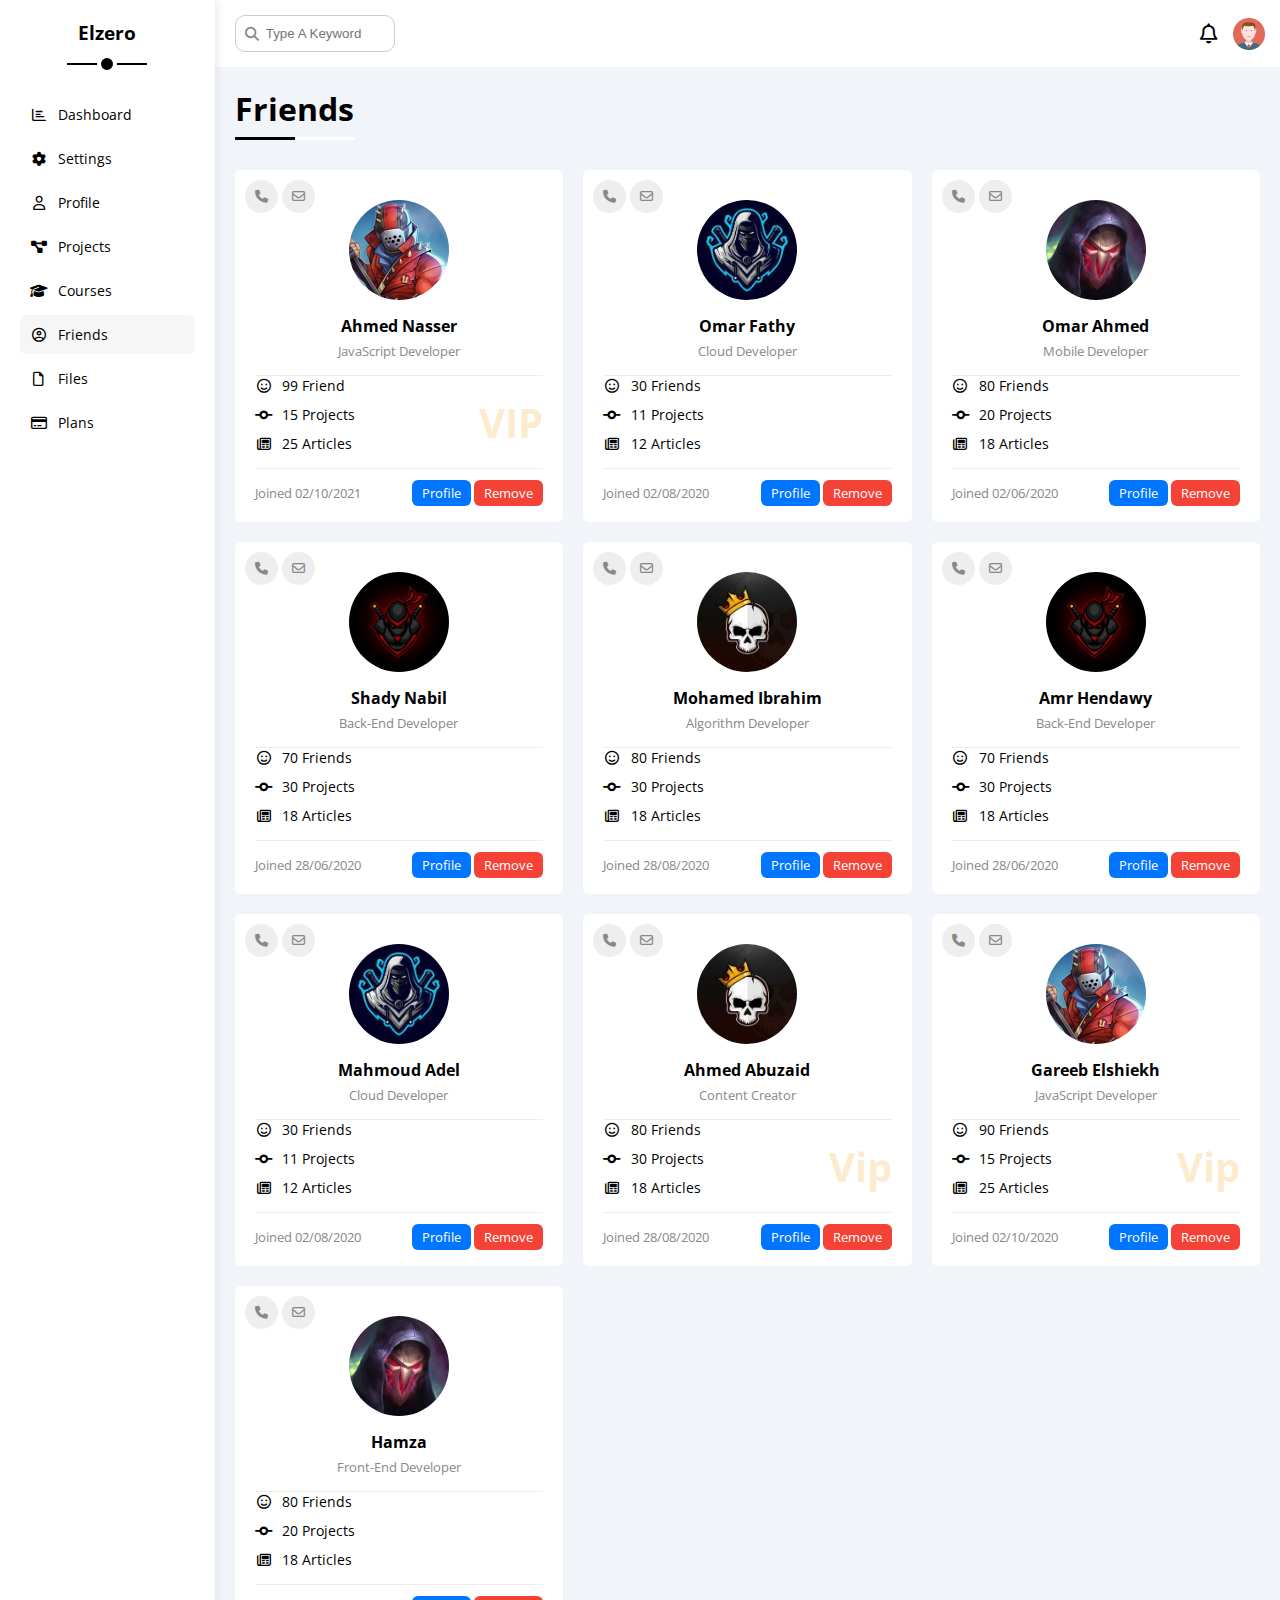
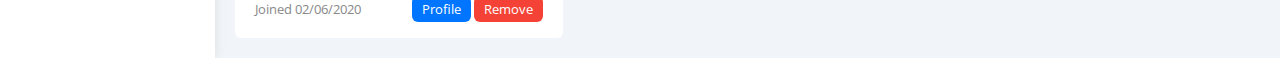
<file: friends.html>
<!DOCTYPE html>
<html lang="en">
  <head>
    <meta charset="UTF-8" />
    <meta http-equiv="X-UA-Compatible" content="IE=edge" />
    <meta name="viewport" content="width=device-width, initial-scale=1.0" />
    <title>Friends</title>
    <link rel="stylesheet" href="css/all.min.css" />
    <link rel="stylesheet" href="css/framework.css" />
    <link rel="stylesheet" href="css/master.css" />
    <link rel="preconnect" href="https://fonts.googleapis.com" />
    <link rel="preconnect" href="https://fonts.gstatic.com" crossorigin />
    <link href="https://fonts.googleapis.com/css2?family=Open+Sans:wght@300;500&#038;display=swap" rel="stylesheet" />
  </head>
  <body>
    <div class="page d-flex">
      <div class="sidebar bg-white p-20 p-relative">
        <h3 class="p-relative txt-c mt-0">Elzero</h3>
        <ul>
          <li>
            <a class="d-flex align-center fs-14 c-black rad-6 p-10" href="index.html">
              <i class="fa-regular fa-chart-bar fa-fw"></i>
              <span>Dashboard</span>
            </a>
          </li>
          <li>
            <a class="d-flex align-center fs-14 c-black rad-6 p-10" href="settings.html">
              <i class="fa-solid fa-gear fa-fw"></i>
              <span>Settings</span>
            </a>
          </li>
          <li>
            <a class="d-flex align-center fs-14 c-black rad-6 p-10" href="profile.html">
              <i class="fa-regular fa-user fa-fw"></i>
              <span>Profile</span>
            </a>
          </li>
          <li>
            <a class="d-flex align-center fs-14 c-black rad-6 p-10" href="projects.html">
              <i class="fa-solid fa-diagram-project fa-fw"></i>
              <span>Projects</span>
            </a>
          </li>
          <li>
            <a class="d-flex align-center fs-14 c-black rad-6 p-10" href="courses.html">
              <i class="fa-solid fa-graduation-cap fa-fw"></i>
              <span>Courses</span>
            </a>
          </li>
          <li>
            <a class="active d-flex align-center fs-14 c-black rad-6 p-10" href="friends.html">
              <i class="fa-regular fa-circle-user fa-fw"></i>
              <span>Friends</span>
            </a>
          </li>
          <li>
            <a class="d-flex align-center fs-14 c-black rad-6 p-10" href="files.html">
              <i class="fa-regular fa-file fa-fw"></i>
              <span>Files</span>
            </a>
          </li>
          <li>
            <a class="d-flex align-center fs-14 c-black rad-6 p-10" href="plans.html">
              <i class="fa-regular fa-credit-card fa-fw"></i>
              <span>Plans</span>
            </a>
          </li>
        </ul>
      </div>
      <div class="content w-full">
        <!-- Start Head -->
        <div class="head bg-white p-15 between-flex">
          <div class="search p-relative">
            <input class="p-10" type="search" placeholder="Type A Keyword" />
          </div>
          <div class="icons d-flex align-center">
            <span class="notification p-relative">
              <i class="fa-regular fa-bell fa-lg"></i>
            </span>
            <img decoding="async" src="imgs/avatar.png" alt="" />
          </div>
        </div>
        <!-- End Head -->
        <h1 class="p-relative">Friends</h1>
        <div class="friends-page d-grid m-20 gap-20">
          <div class="friend bg-white rad-6 p-20 p-relative">
            <div class="contact">
              <i class="fa-solid fa-phone"></i>
              <i class="fa-regular fa-envelope"></i>
            </div>
            <div class="txt-c">
              <img decoding="async" class="rad-half mt-10 mb-10 w-100 h-100" src="imgs/friend-01.jpg" alt="" />
              <h4 class="m-0">Ahmed Nasser</h4>
              <p class="c-grey fs-13 mt-5 mb-0">JavaScript Developer</p>
            </div>
            <div class="icons fs-14 p-relative">
              <div class="mb-10">
                <i class="fa-regular fa-face-smile fa-fw"></i>
                <span>99 Friend</span>
              </div>
              <div class="mb-10">
                <i class="fa-solid fa-code-commit fa-fw"></i>
                <span>15 Projects</span>
              </div>
              <div>
                <i class="fa-regular fa-newspaper fa-fw"></i>
                <span>25 Articles</span>
              </div>
              <span class="vip fw-bold c-orange">VIP</span>
            </div>
            <div class="info between-flex fs-13">
              <span class="c-grey">Joined 02/10/2021</span>
              <div>
                <a class="bg-blue c-white btn-shape" href="profile.html">Profile</a>
                <a class="bg-red c-white btn-shape" href="#">Remove</a>
              </div>
            </div>
          </div>
          <div class="friend bg-white rad-6 p-20 p-relative">
            <div class="contact">
              <i class="fa-solid fa-phone"></i>
              <i class="fa-regular fa-envelope"></i>
            </div>
            <div class="txt-c">
              <img decoding="async" class="rad-half mt-10 mb-10 w-100 h-100" src="imgs/friend-02.jpg" alt="" />
              <h4 class="m-0">Omar Fathy</h4>
              <p class="c-grey fs-13 mt-5 mb-0">Cloud Developer</p>
            </div>
            <div class="icons fs-14 p-relative">
              <div class="mb-10">
                <i class="fa-regular fa-face-smile fa-fw"></i>
                <span>30 Friends</span>
              </div>
              <div class="mb-10">
                <i class="fa-solid fa-code-commit fa-fw"></i>
                <span>11 Projects</span>
              </div>
              <div>
                <i class="fa-regular fa-newspaper fa-fw"></i>
                <span>12 Articles</span>
              </div>
            </div>
            <div class="info between-flex fs-13">
              <span class="c-grey">Joined 02/08/2020</span>
              <div>
                <a class="bg-blue c-white btn-shape" href="profile.html">Profile</a>
                <a class="bg-red c-white btn-shape" href="">Remove</a>
              </div>
            </div>
          </div>
          <div class="friend bg-white rad-6 p-20 p-relative">
            <div class="contact">
              <i class="fa-solid fa-phone"></i>
              <i class="fa-regular fa-envelope"></i>
            </div>
            <div class="txt-c">
              <img decoding="async" class="rad-half mt-10 mb-10 w-100 h-100" src="imgs/friend-03.jpg" alt="" />
              <h4 class="m-0">Omar Ahmed</h4>
              <p class="c-grey fs-13 mt-5 mb-0">Mobile Developer</p>
            </div>
            <div class="icons fs-14 p-relative">
              <div class="mb-10">
                <i class="fa-regular fa-face-smile fa-fw"></i>
                <span>80 Friends</span>
              </div>
              <div class="mb-10">
                <i class="fa-solid fa-code-commit fa-fw"></i>
                <span>20 Projects</span>
              </div>
              <div>
                <i class="fa-regular fa-newspaper fa-fw"></i>
                <span>18 Articles</span>
              </div>
            </div>
            <div class="info between-flex fs-13">
              <span class="c-grey">Joined 02/06/2020</span>
              <div>
                <a class="bg-blue c-white btn-shape" href="profile.html">Profile</a>
                <a class="bg-red c-white btn-shape" href="">Remove</a>
              </div>
            </div>
          </div>
          <div class="friend bg-white rad-6 p-20 p-relative">
            <div class="contact">
              <i class="fa-solid fa-phone"></i>
              <i class="fa-regular fa-envelope"></i>
            </div>
            <div class="txt-c">
              <img decoding="async" class="rad-half mt-10 mb-10 w-100 h-100" src="imgs/friend-04.jpg" alt="" />
              <h4 class="m-0">Shady Nabil</h4>
              <p class="c-grey fs-13 mt-5 mb-0">Back-End Developer</p>
            </div>
            <div class="icons fs-14 p-relative">
              <div class="mb-10">
                <i class="fa-regular fa-face-smile fa-fw"></i>
                <span>70 Friends</span>
              </div>
              <div class="mb-10">
                <i class="fa-solid fa-code-commit fa-fw"></i>
                <span>30 Projects</span>
              </div>
              <div>
                <i class="fa-regular fa-newspaper fa-fw"></i>
                <span>18 Articles</span>
              </div>
            </div>
            <div class="info between-flex fs-13">
              <span class="c-grey">Joined 28/06/2020</span>
              <div>
                <a class="bg-blue c-white btn-shape" href="profile.html">Profile</a>
                <a class="bg-red c-white btn-shape" href="">Remove</a>
              </div>
            </div>
          </div>
          <div class="friend bg-white rad-6 p-20 p-relative">
            <div class="contact">
              <i class="fa-solid fa-phone"></i>
              <i class="fa-regular fa-envelope"></i>
            </div>
            <div class="txt-c">
              <img decoding="async" class="rad-half mt-10 mb-10 w-100 h-100" src="imgs/friend-05.jpg" alt="" />
              <h4 class="m-0">Mohamed Ibrahim</h4>
              <p class="c-grey fs-13 mt-5 mb-0">Algorithm Developer</p>
            </div>
            <div class="icons fs-14 p-relative">
              <div class="mb-10">
                <i class="fa-regular fa-face-smile fa-fw"></i>
                <span>80 Friends</span>
              </div>
              <div class="mb-10">
                <i class="fa-solid fa-code-commit fa-fw"></i>
                <span>30 Projects</span>
              </div>
              <div>
                <i class="fa-regular fa-newspaper fa-fw"></i>
                <span>18 Articles</span>
              </div>
            </div>
            <div class="info between-flex fs-13">
              <span class="c-grey">Joined 28/08/2020</span>
              <div>
                <a class="bg-blue c-white btn-shape" href="profile.html">Profile</a>
                <a class="bg-red c-white btn-shape" href="">Remove</a>
              </div>
            </div>
          </div>
          <div class="friend bg-white rad-6 p-20 p-relative">
            <div class="contact">
              <i class="fa-solid fa-phone"></i>
              <i class="fa-regular fa-envelope"></i>
            </div>
            <div class="txt-c">
              <img decoding="async" class="rad-half mt-10 mb-10 w-100 h-100" src="imgs/friend-04.jpg" alt="" />
              <h4 class="m-0">Amr Hendawy</h4>
              <p class="c-grey fs-13 mt-5 mb-0">Back-End Developer</p>
            </div>
            <div class="icons fs-14 p-relative">
              <div class="mb-10">
                <i class="fa-regular fa-face-smile fa-fw"></i>
                <span>70 Friends</span>
              </div>
              <div class="mb-10">
                <i class="fa-solid fa-code-commit fa-fw"></i>
                <span>30 Projects</span>
              </div>
              <div>
                <i class="fa-regular fa-newspaper fa-fw"></i>
                <span>18 Articles</span>
              </div>
            </div>
            <div class="info between-flex fs-13">
              <span class="c-grey">Joined 28/06/2020</span>
              <div>
                <a class="bg-blue c-white btn-shape" href="profile.html">Profile</a>
                <a class="bg-red c-white btn-shape" href="">Remove</a>
              </div>
            </div>
          </div>
          <div class="friend bg-white rad-6 p-20 p-relative">
            <div class="contact">
              <i class="fa-solid fa-phone"></i>
              <i class="fa-regular fa-envelope"></i>
            </div>
            <div class="txt-c">
              <img decoding="async" class="rad-half mt-10 mb-10 w-100 h-100" src="imgs/friend-02.jpg" alt="" />
              <h4 class="m-0">Mahmoud Adel</h4>
              <p class="c-grey fs-13 mt-5 mb-0">Cloud Developer</p>
            </div>
            <div class="icons fs-14 p-relative">
              <div class="mb-10">
                <i class="fa-regular fa-face-smile fa-fw"></i>
                <span>30 Friends</span>
              </div>
              <div class="mb-10">
                <i class="fa-solid fa-code-commit fa-fw"></i>
                <span>11 Projects</span>
              </div>
              <div>
                <i class="fa-regular fa-newspaper fa-fw"></i>
                <span>12 Articles</span>
              </div>
            </div>
            <div class="info between-flex fs-13">
              <span class="c-grey">Joined 02/08/2020</span>
              <div>
                <a class="bg-blue c-white btn-shape" href="profile.html">Profile</a>
                <a class="bg-red c-white btn-shape" href="">Remove</a>
              </div>
            </div>
          </div>
          <div class="friend bg-white rad-6 p-20 p-relative">
            <div class="contact">
              <i class="fa-solid fa-phone"></i>
              <i class="fa-regular fa-envelope"></i>
            </div>
            <div class="txt-c">
              <img decoding="async" class="rad-half mt-10 mb-10 w-100 h-100" src="imgs/friend-05.jpg" alt="" />
              <h4 class="m-0">Ahmed Abuzaid</h4>
              <p class="c-grey fs-13 mt-5 mb-0">Content Creator</p>
            </div>
            <div class="icons fs-14 p-relative">
              <div class="mb-10">
                <i class="fa-regular fa-face-smile fa-fw"></i>
                <span>80 Friends</span>
              </div>
              <div class="mb-10">
                <i class="fa-solid fa-code-commit fa-fw"></i>
                <span>30 Projects</span>
              </div>
              <div>
                <i class="fa-regular fa-newspaper fa-fw"></i>
                <span>18 Articles</span>
              </div>
              <span class="vip fw-bold c-orange">Vip</span>
            </div>
            <div class="info between-flex fs-13">
              <span class="c-grey">Joined 28/08/2020</span>
              <div>
                <a class="bg-blue c-white btn-shape" href="profile.html">Profile</a>
                <a class="bg-red c-white btn-shape" href="">Remove</a>
              </div>
            </div>
          </div>
          <div class="friend bg-white rad-6 p-20 p-relative">
            <div class="contact">
              <i class="fa-solid fa-phone"></i>
              <i class="fa-regular fa-envelope"></i>
            </div>
            <div class="txt-c">
              <img decoding="async" class="rad-half mt-10 mb-10 w-100 h-100" src="imgs/friend-01.jpg" alt="" />
              <h4 class="m-0">Gareeb Elshiekh</h4>
              <p class="c-grey fs-13 mt-5 mb-0">JavaScript Developer</p>
            </div>
            <div class="icons fs-14 p-relative">
              <div class="mb-10">
                <i class="fa-regular fa-face-smile fa-fw"></i>
                <span>90 Friends</span>
              </div>
              <div class="mb-10">
                <i class="fa-solid fa-code-commit fa-fw"></i>
                <span>15 Projects</span>
              </div>
              <div>
                <i class="fa-regular fa-newspaper fa-fw"></i>
                <span>25 Articles</span>
              </div>
              <span class="vip fw-bold c-orange">Vip</span>
            </div>
            <div class="info between-flex fs-13">
              <span class="c-grey">Joined 02/10/2020</span>
              <div>
                <a class="bg-blue c-white btn-shape" href="profile.html">Profile</a>
                <a class="bg-red c-white btn-shape" href="">Remove</a>
              </div>
            </div>
          </div>
          <div class="friend bg-white rad-6 p-20 p-relative">
            <div class="contact">
              <i class="fa-solid fa-phone"></i>
              <i class="fa-regular fa-envelope"></i>
            </div>
            <div class="txt-c">
              <img decoding="async" class="rad-half mt-10 mb-10 w-100 h-100" src="imgs/friend-03.jpg" alt="" />
              <h4 class="m-0">Hamza</h4>
              <p class="c-grey fs-13 mt-5 mb-0">Front-End Developer</p>
            </div>
            <div class="icons fs-14 p-relative">
              <div class="mb-10">
                <i class="fa-regular fa-face-smile fa-fw"></i>
                <span>80 Friends</span>
              </div>
              <div class="mb-10">
                <i class="fa-solid fa-code-commit fa-fw"></i>
                <span>20 Projects</span>
              </div>
              <div>
                <i class="fa-regular fa-newspaper fa-fw"></i>
                <span>18 Articles</span>
              </div>
            </div>
            <div class="info between-flex fs-13">
              <span class="c-grey">Joined 02/06/2020</span>
              <div>
                <a class="bg-blue c-white btn-shape" href="profile.html">Profile</a>
                <a class="bg-red c-white btn-shape" href="">Remove</a>
              </div>
            </div>
          </div>
        </div>
      </div>
    </div>
  </body>
</html>
</file>
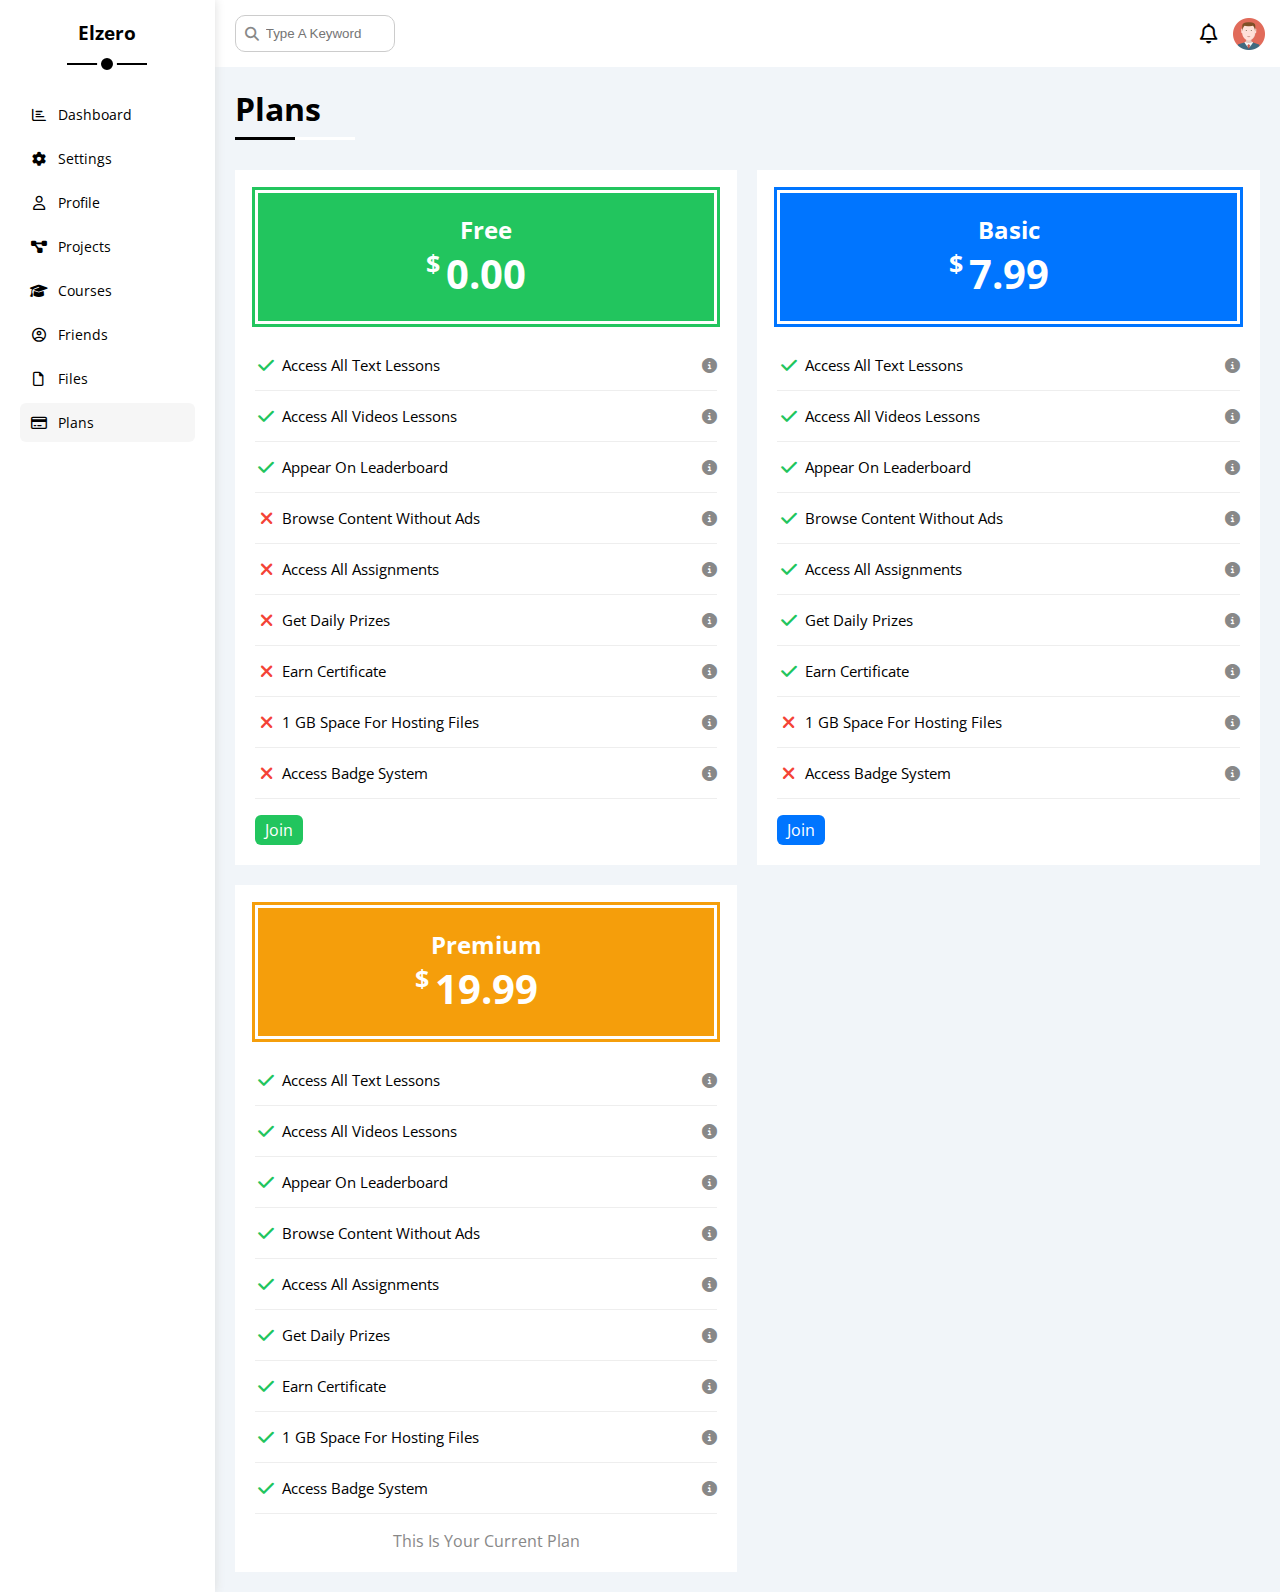
<file: plans.html>
<!DOCTYPE html>
<html lang="en">
  <head>
    <meta charset="UTF-8" />
    <meta http-equiv="X-UA-Compatible" content="IE=edge" />
    <meta name="viewport" content="width=device-width, initial-scale=1.0" />
    <title>Plans</title>
    <link rel="stylesheet" href="css/all.min.css" />
    <link rel="stylesheet" href="css/framework.css" />
    <link rel="stylesheet" href="css/master.css" />
    <link rel="preconnect" href="https://fonts.googleapis.com" />
    <link rel="preconnect" href="https://fonts.gstatic.com" crossorigin />
    <link href="https://fonts.googleapis.com/css2?family=Open+Sans:wght@300;500&#038;display=swap" rel="stylesheet" />
  </head>
  <body>
    <div class="page d-flex">
      <div class="sidebar bg-white p-20 p-relative">
        <h3 class="p-relative txt-c mt-0">Elzero</h3>
        <ul>
          <li>
            <a class="d-flex align-center fs-14 c-black rad-6 p-10" href="index.html">
              <i class="fa-regular fa-chart-bar fa-fw"></i>
              <span>Dashboard</span>
            </a>
          </li>
          <li>
            <a class="d-flex align-center fs-14 c-black rad-6 p-10" href="settings.html">
              <i class="fa-solid fa-gear fa-fw"></i>
              <span>Settings</span>
            </a>
          </li>
          <li>
            <a class="d-flex align-center fs-14 c-black rad-6 p-10" href="profile.html">
              <i class="fa-regular fa-user fa-fw"></i>
              <span>Profile</span>
            </a>
          </li>
          <li>
            <a class="d-flex align-center fs-14 c-black rad-6 p-10" href="projects.html">
              <i class="fa-solid fa-diagram-project fa-fw"></i>
              <span>Projects</span>
            </a>
          </li>
          <li>
            <a class="d-flex align-center fs-14 c-black rad-6 p-10" href="courses.html">
              <i class="fa-solid fa-graduation-cap fa-fw"></i>
              <span>Courses</span>
            </a>
          </li>
          <li>
            <a class="d-flex align-center fs-14 c-black rad-6 p-10" href="friends.html">
              <i class="fa-regular fa-circle-user fa-fw"></i>
              <span>Friends</span>
            </a>
          </li>
          <li>
            <a class="d-flex align-center fs-14 c-black rad-6 p-10" href="files.html">
              <i class="fa-regular fa-file fa-fw"></i>
              <span>Files</span>
            </a>
          </li>
          <li>
            <a class="active d-flex align-center fs-14 c-black rad-6 p-10" href="plans.html">
              <i class="fa-regular fa-credit-card fa-fw"></i>
              <span>Plans</span>
            </a>
          </li>
        </ul>
      </div>
      <div class="content w-full">
        <!-- Start Head -->
        <div class="head bg-white p-15 between-flex">
          <div class="search p-relative">
            <input class="p-10" type="search" placeholder="Type A Keyword" />
          </div>
          <div class="icons d-flex align-center">
            <span class="notification p-relative">
              <i class="fa-regular fa-bell fa-lg"></i>
            </span>
            <img decoding="async" src="imgs/avatar.png" alt="" />
          </div>
        </div>
        <!-- End Head -->
        <h1 class="p-relative">Plans</h1>
        <div class="plans-page d-grid m-20 gap-20">
          <div class="plan green bg-white p-20">
            <div class="top bg-green txt-c p-20">
              <h2 class="m-0 c-white">Free</h2>
              <div class="price c-white"><span>$</span>0.00</div>
            </div>
            <ul>
              <li>
                <i class="fa-solid fa-check fa-fw yes"></i>
                <span>Access All Text Lessons</span>
                <i class="fa-solid fa-circle-info help"></i>
              </li>
              <li>
                <i class="fa-solid fa-check fa-fw yes"></i>
                <span>Access All Videos Lessons</span>
                <i class="fa-solid fa-circle-info help"></i>
              </li>
              <li>
                <i class="fa-solid fa-check fa-fw yes"></i>
                <span>Appear On Leaderboard</span>
                <i class="fa-solid fa-circle-info help"></i>
              </li>
              <li>
                <i class="fa-solid fa-xmark fa-fw"></i>
                <span>Browse Content Without Ads</span>
                <i class="fa-solid fa-circle-info help"></i>
              </li>
              <li>
                <i class="fa-solid fa-xmark fa-fw"></i>
                <span>Access All Assignments</span>
                <i class="fa-solid fa-circle-info help"></i>
              </li>
              <li>
                <i class="fa-solid fa-xmark fa-fw"></i>
                <span>Get Daily Prizes</span>
                <i class="fa-solid fa-circle-info help"></i>
              </li>
              <li>
                <i class="fa-solid fa-xmark fa-fw"></i>
                <span>Earn Certificate</span>
                <i class="fa-solid fa-circle-info help"></i>
              </li>
              <li>
                <i class="fa-solid fa-xmark fa-fw"></i>
                <span>1 GB Space For Hosting Files</span>
                <i class="fa-solid fa-circle-info help"></i>
              </li>
              <li>
                <i class="fa-solid fa-xmark fa-fw"></i>
                <span>Access Badge System</span>
                <i class="fa-solid fa-circle-info help"></i>
              </li>
            </ul>
            <a href="#" class="btn-shape bg-green c-white d-block w-fit ">Join</a>
          </div>
          <!-- Start Plan -->
          <div class="plan blue bg-white p-20">
            <div class="top bg-blue txt-c p-20">
              <h2 class="m-0 c-white">Basic</h2>
              <div class="price c-white"><span>$</span>7.99</div>
            </div>
            <ul class="list-none p-0">
              <li>
                <i class="fa-solid fa-check fa-fw yes"></i>
                <span>Access All Text Lessons</span>
                <i class="fa-solid fa-circle-info help"></i>
              </li>
              <li>
                <i class="fa-solid fa-check fa-fw yes"></i>
                <span>Access All Videos Lessons</span>
                <i class="fa-solid fa-circle-info help"></i>
              </li>
              <li>
                <i class="fa-solid fa-check fa-fw yes"></i>
                <span>Appear On Leaderboard</span>
                <i class="fa-solid fa-circle-info help"></i>
              </li>
              <li>
                <i class="fa-solid fa-check fa-fw yes"></i>
                <span>Browse Content Without Ads</span>
                <i class="fa-solid fa-circle-info help"></i>
              </li>
              <li>
                <i class="fa-solid fa-check fa-fw yes"></i>
                <span>Access All Assignments</span>
                <i class="fa-solid fa-circle-info help"></i>
              </li>
              <li>
                <i class="fa-solid fa-check fa-fw yes"></i>
                <span>Get Daily Prizes</span>
                <i class="fa-solid fa-circle-info help"></i>
              </li>
              <li>
                <i class="fa-solid fa-check fa-fw yes"></i>
                <span>Earn Certificate</span>
                <i class="fa-solid fa-circle-info help"></i>
              </li>
              <li>
                <i class="fa-solid fa-xmark fa-fw"></i>
                <span>1 GB Space For Hosting Files</span>
                <i class="fa-solid fa-circle-info help"></i>
              </li>
              <li>
                <i class="fa-solid fa-xmark fa-fw"></i>
                <span>Access Badge System</span>
                <i class="fa-solid fa-circle-info help"></i>
              </li>
            </ul>
            <a href="#" class="btn-shape bg-blue c-white d-block w-fit txt-c-mobile">Join</a>
          </div>
          <!-- End Plan -->
          <!-- Start Plan -->
          <div class="plan orange bg-white p-20">
            <div class="top bg-orange txt-c p-20">
              <h2 class="m-0 c-white">Premium</h2>
              <div class="price c-white"><span>$</span>19.99</div>
            </div>
            <ul class="list-none p-0">
              <li>
                <i class="fa-solid fa-check fa-fw yes"></i>
                <span>Access All Text Lessons</span>
                <i class="fa-solid fa-circle-info help"></i>
              </li>
              <li>
                <i class="fa-solid fa-check fa-fw yes"></i>
                <span>Access All Videos Lessons</span>
                <i class="fa-solid fa-circle-info help"></i>
              </li>
              <li>
                <i class="fa-solid fa-check fa-fw yes"></i>
                <span>Appear On Leaderboard</span>
                <i class="fa-solid fa-circle-info help"></i>
              </li>
              <li>
                <i class="fa-solid fa-check fa-fw yes"></i>
                <span>Browse Content Without Ads</span>
                <i class="fa-solid fa-circle-info help"></i>
              </li>
              <li>
                <i class="fa-solid fa-check fa-fw yes"></i>
                <span>Access All Assignments</span>
                <i class="fa-solid fa-circle-info help"></i>
              </li>
              <li>
                <i class="fa-solid fa-check fa-fw yes"></i>
                <span>Get Daily Prizes</span>
                <i class="fa-solid fa-circle-info help"></i>
              </li>
              <li>
                <i class="fa-solid fa-check fa-fw yes"></i>
                <span>Earn Certificate</span>
                <i class="fa-solid fa-circle-info help"></i>
              </li>
              <li>
                <i class="fa-solid fa-check fa-fw yes"></i>
                <span>1 GB Space For Hosting Files</span>
                <i class="fa-solid fa-circle-info help"></i>
              </li>
              <li>
                <i class="fa-solid fa-check fa-fw yes"></i>
                <span>Access Badge System</span>
                <i class="fa-solid fa-circle-info help"></i>
              </li>
            </ul>
            <p class="c-grey m-0 txt-c">This Is Your Current Plan</p>
          </div>
          <!-- End Plan -->
        </div>
      </div>
    </div>
  </body>
</html>
</file>
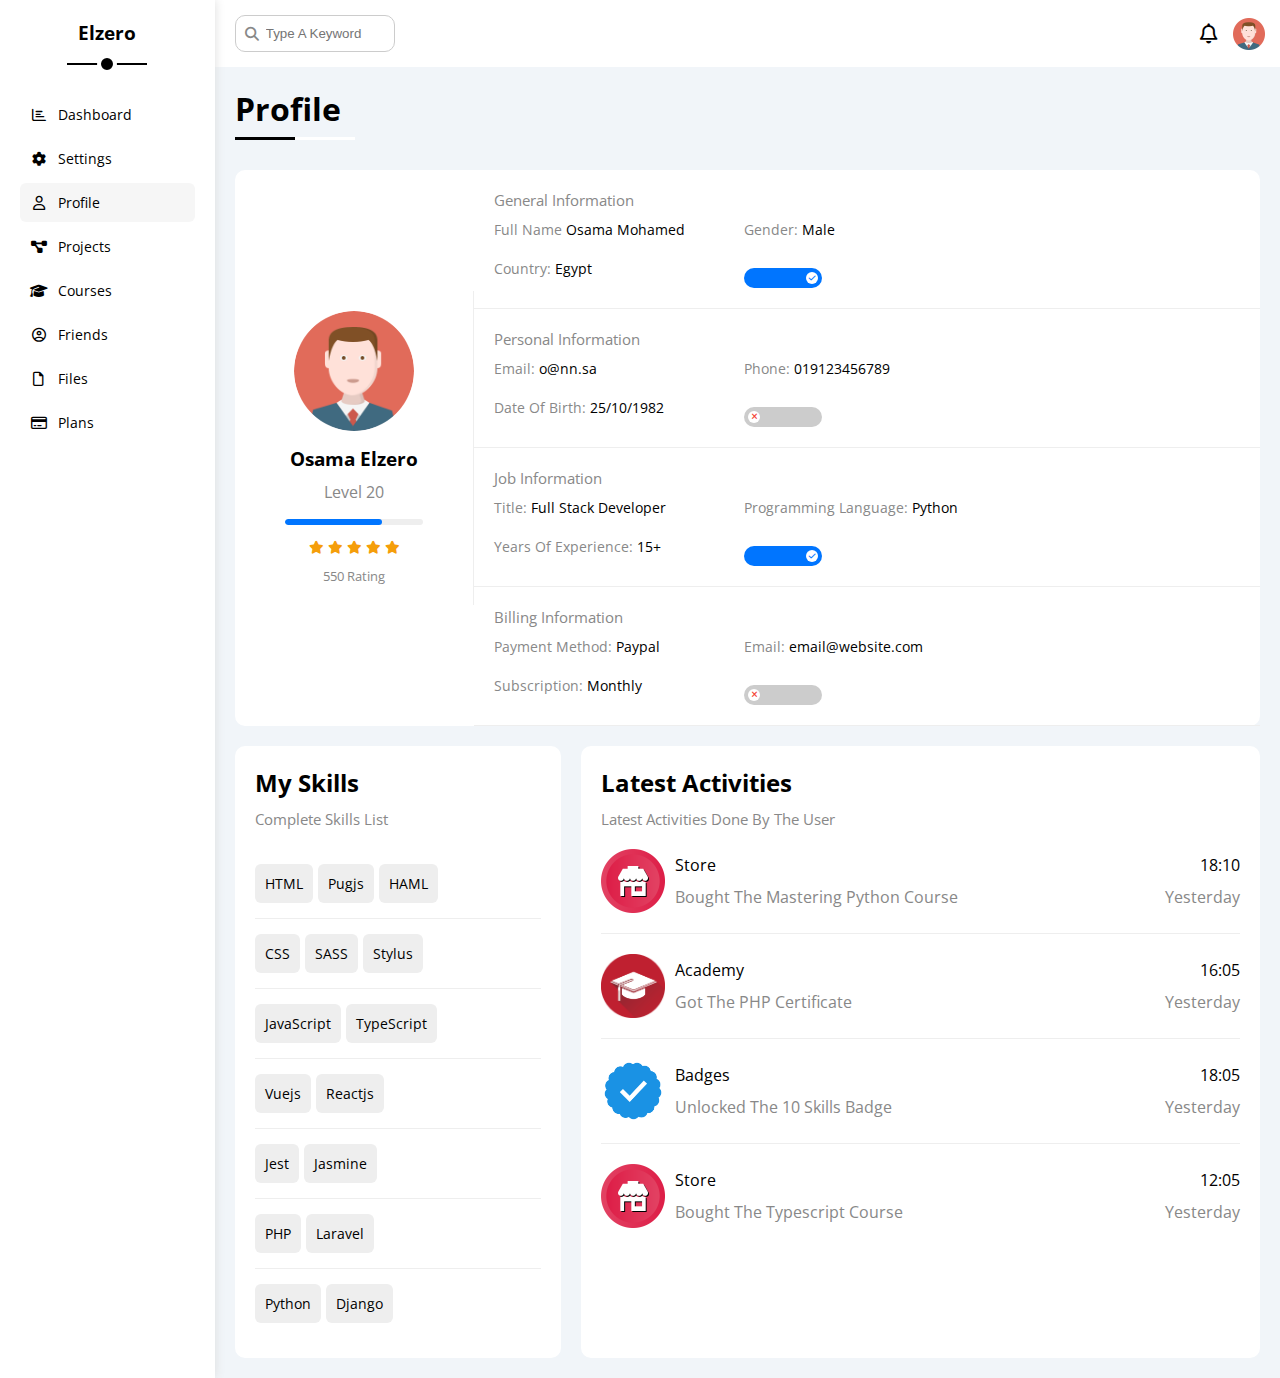
<file: profile.html>
<!DOCTYPE html>
<html lang="en">
  <head>
    <meta charset="UTF-8" />
    <meta http-equiv="X-UA-Compatible" content="IE=edge" />
    <meta name="viewport" content="width=device-width, initial-scale=1.0" />
    <title>Profile</title>
    <link rel="stylesheet" href="css/all.min.css" />
    <link rel="stylesheet" href="css/framework.css" />
    <link rel="stylesheet" href="css/master.css" />
    <link rel="preconnect" href="https://fonts.googleapis.com" />
    <link rel="preconnect" href="https://fonts.gstatic.com" crossorigin />
    <link href="https://fonts.googleapis.com/css2?family=Open+Sans:wght@300;500&#038;display=swap" rel="stylesheet" />
  </head>
  <body>
    <div class="page d-flex">
      <div class="sidebar bg-white p-20 p-relative">
        <h3 class="p-relative txt-c mt-0">Elzero</h3>
        <ul>
          <li>
            <a class="d-flex align-center fs-14 c-black rad-6 p-10" href="index.html">
              <i class="fa-regular fa-chart-bar fa-fw"></i>
              <span>Dashboard</span>
            </a>
          </li>
          <li>
            <a class="d-flex align-center fs-14 c-black rad-6 p-10" href="settings.html">
              <i class="fa-solid fa-gear fa-fw"></i>
              <span>Settings</span>
            </a>
          </li>
          <li>
            <a class="active d-flex align-center fs-14 c-black rad-6 p-10" href="profile.html">
              <i class="fa-regular fa-user fa-fw"></i>
              <span>Profile</span>
            </a>
          </li>
          <li>
            <a class="d-flex align-center fs-14 c-black rad-6 p-10" href="projects.html">
              <i class="fa-solid fa-diagram-project fa-fw"></i>
              <span>Projects</span>
            </a>
          </li>
          <li>
            <a class="d-flex align-center fs-14 c-black rad-6 p-10" href="courses.html">
              <i class="fa-solid fa-graduation-cap fa-fw"></i>
              <span>Courses</span>
            </a>
          </li>
          <li>
            <a class="d-flex align-center fs-14 c-black rad-6 p-10" href="friends.html">
              <i class="fa-regular fa-circle-user fa-fw"></i>
              <span>Friends</span>
            </a>
          </li>
          <li>
            <a class="d-flex align-center fs-14 c-black rad-6 p-10" href="files.html">
              <i class="fa-regular fa-file fa-fw"></i>
              <span>Files</span>
            </a>
          </li>
          <li>
            <a class="d-flex align-center fs-14 c-black rad-6 p-10" href="plans.html">
              <i class="fa-regular fa-credit-card fa-fw"></i>
              <span>Plans</span>
            </a>
          </li>
        </ul>
      </div>
      <div class="content w-full">
        <!-- Start Head -->
        <div class="head bg-white p-15 between-flex">
          <div class="search p-relative">
            <input class="p-10" type="search" placeholder="Type A Keyword" />
          </div>
          <div class="icons d-flex align-center">
            <span class="notification p-relative">
              <i class="fa-regular fa-bell fa-lg"></i>
            </span>
            <img decoding="async" src="imgs/avatar.png" alt="" />
          </div>
        </div>
        <!-- End Head -->
        <h1 class="p-relative">Profile</h1>
        <div class="profile-page m-20">
          <!-- Start Overview -->
          <div class="overview bg-white rad-10 d-flex align-center">
            <div class="avatar-box txt-c p-20">
              <img decoding="async" class="rad-half mb-10" src="imgs/avatar.png" alt="" />
              <h3 class="m-0">Osama Elzero</h3>
              <p class="c-grey mt-10">Level 20</p>
              <div class="level rad-6 bg-eee p-relative">
                <span style="width: 70%"></span>
              </div>
              <div class="rating mt-10 mb-10">
                <i class="fa-solid fa-star c-orange fs-13"></i>
                <i class="fa-solid fa-star c-orange fs-13"></i>
                <i class="fa-solid fa-star c-orange fs-13"></i>
                <i class="fa-solid fa-star c-orange fs-13"></i>
                <i class="fa-solid fa-star c-orange fs-13"></i>
              </div>
              <p class="c-grey m-0 fs-13">550 Rating</p>
            </div>
            <div class="info-box w-full txt-c-mobile">
              <!-- Start Information Row -->
              <div class="box p-20 d-flex align-center">
                <h4 class="c-grey fs-15 m-0 w-full">General Information</h4>
                <div class="fs-14">
                  <span class="c-grey">Full Name</span>
                  <span>Osama Mohamed</span>
                </div>
                <div class="fs-14">
                  <span class="c-grey">Gender:</span>
                  <span>Male</span>
                </div>
                <div class="fs-14">
                  <span class="c-grey">Country:</span>
                  <span>Egypt</span>
                </div>
                <div class="fs-14">
                  <label>
                    <input class="toggle-checkbox" type="checkbox" checked />
                    <div class="toggle-switch"></div>
                  </label>
                </div>
              </div>
              <!-- End Information Row -->
              <!-- Start Information Row -->
              <div class="box p-20 d-flex align-center">
                <h4 class="c-grey w-full fs-15 m-0">Personal Information</h4>
                <div class="fs-14">
                  <span class="c-grey">Email:</span>
                  <span>o@nn.sa</span>
                </div>
                <div class="fs-14">
                  <span class="c-grey">Phone:</span>
                  <span>019123456789</span>
                </div>
                <div class="fs-14">
                  <span class="c-grey">Date Of Birth:</span>
                  <span>25/10/1982</span>
                </div>
                <div class="fs-14">
                  <label>
                    <input class="toggle-checkbox" type="checkbox" />
                    <div class="toggle-switch"></div>
                  </label>
                </div>
              </div>
              <!-- End Information Row -->
              <!-- Start Information Row -->
              <div class="box p-20 d-flex align-center">
                <h4 class="c-grey w-full fs-15 m-0">Job Information</h4>
                <div class="fs-14">
                  <span class="c-grey">Title:</span>
                  <span>Full Stack Developer</span>
                </div>
                <div class="fs-14">
                  <span class="c-grey">Programming Language:</span>
                  <span>Python</span>
                </div>
                <div class="fs-14">
                  <span class="c-grey">Years Of Experience:</span>
                  <span>15+</span>
                </div>
                <div class="fs-14">
                  <label>
                    <input class="toggle-checkbox" type="checkbox" checked />
                    <div class="toggle-switch"></div>
                  </label>
                </div>
              </div>
              <!-- End Information Row -->
              <!-- Start Information Row -->
              <div class="box p-20 d-flex align-center">
                <h4 class="c-grey w-full fs-15 m-0">Billing Information</h4>
                <div class="fs-14">
                  <span class="c-grey">Payment Method:</span>
                  <span>Paypal</span>
                </div>
                <div class="fs-14">
                  <span class="c-grey">Email:</span>
                  <span>email@website.com</span>
                </div>
                <div class="fs-14">
                  <span class="c-grey">Subscription:</span>
                  <span>Monthly</span>
                </div>
                <div class="fs-14">
                  <label>
                    <input class="toggle-checkbox" type="checkbox" />
                    <div class="toggle-switch"></div>
                  </label>
                </div>
              </div>
              <!-- End Information Row -->
            </div>
          </div>
          <!-- End Overview -->
          <!-- Start Other Data -->
          <div class="other-data d-flex gap-20">
            <div class="skills-card p-20 bg-white rad-10 mt-20">
              <h2 class="mt-0 mb-10">My Skills</h2>
              <p class="mt-0 mb-20 c-grey fs-15">Complete Skills List</p>
              <ul class="m-0 txt-c-mobile">
                <li><span>HTML</span><span>Pugjs</span><span>HAML</span></li>
                <li><span>CSS</span><span>SASS</span><span>Stylus</span></li>
                <li><span>JavaScript</span><span>TypeScript</span></li>
                <li><span>Vuejs</span><span>Reactjs</span></li>
                <li><span>Jest</span><span>Jasmine</span></li>
                <li><span>PHP</span><span>Laravel</span></li>
                <li><span>Python</span><span>Django</span></li>
              </ul>
            </div>
            <div class="activities p-20 bg-white rad-10 mt-20">
              <h2 class="mt-0 mb-10">Latest Activities</h2>
              <p class="mt-0 mb-20 c-grey fs-15">Latest Activities Done By The User</p>
              <div class="activity d-flex align-center txt-c-mobile">
                <img decoding="async" src="imgs/activity-01.png" alt="" />
                <div class="info">
                  <span class="d-block mb-10">Store</span>
                  <span class="c-grey">Bought The Mastering Python Course</span>
                </div>
                <div class="date">
                  <span class="d-block mb-10">18:10</span>
                  <span class="c-grey">Yesterday</span>
                </div>
              </div>
              <div class="activity d-flex align-center txt-c-mobile">
                <img decoding="async" src="imgs/activity-02.png" alt="" />
                <div class="info">
                  <span class="d-block mb-10">Academy</span>
                  <span class="c-grey">Got The PHP Certificate</span>
                </div>
                <div class="date">
                  <span class="d-block mb-10">16:05</span>
                  <span class="c-grey">Yesterday</span>
                </div>
              </div>
              <div class="activity d-flex align-center txt-c-mobile">
                <img decoding="async" src="imgs/activity-03.png" alt="" />
                <div class="info">
                  <span class="d-block mb-10">Badges</span>
                  <span class="c-grey">Unlocked The 10 Skills Badge</span>
                </div>
                <div class="date">
                  <span class="d-block mb-10">18:05</span>
                  <span class="c-grey">Yesterday</span>
                </div>
              </div>
              <div class="activity d-flex align-center txt-c-mobile">
                <img decoding="async" src="imgs/activity-01.png" alt="" />
                <div class="info">
                  <span class="d-block mb-10">Store</span>
                  <span class="c-grey">Bought The Typescript Course</span>
                </div>
                <div class="date">
                  <span class="d-block mb-10">12:05</span>
                  <span class="c-grey">Yesterday</span>
                </div>
              </div>
            </div>
          </div>
          <!-- End Other Data -->
        </div>
      </div>
    </div>
  </body>
</html>
</file>
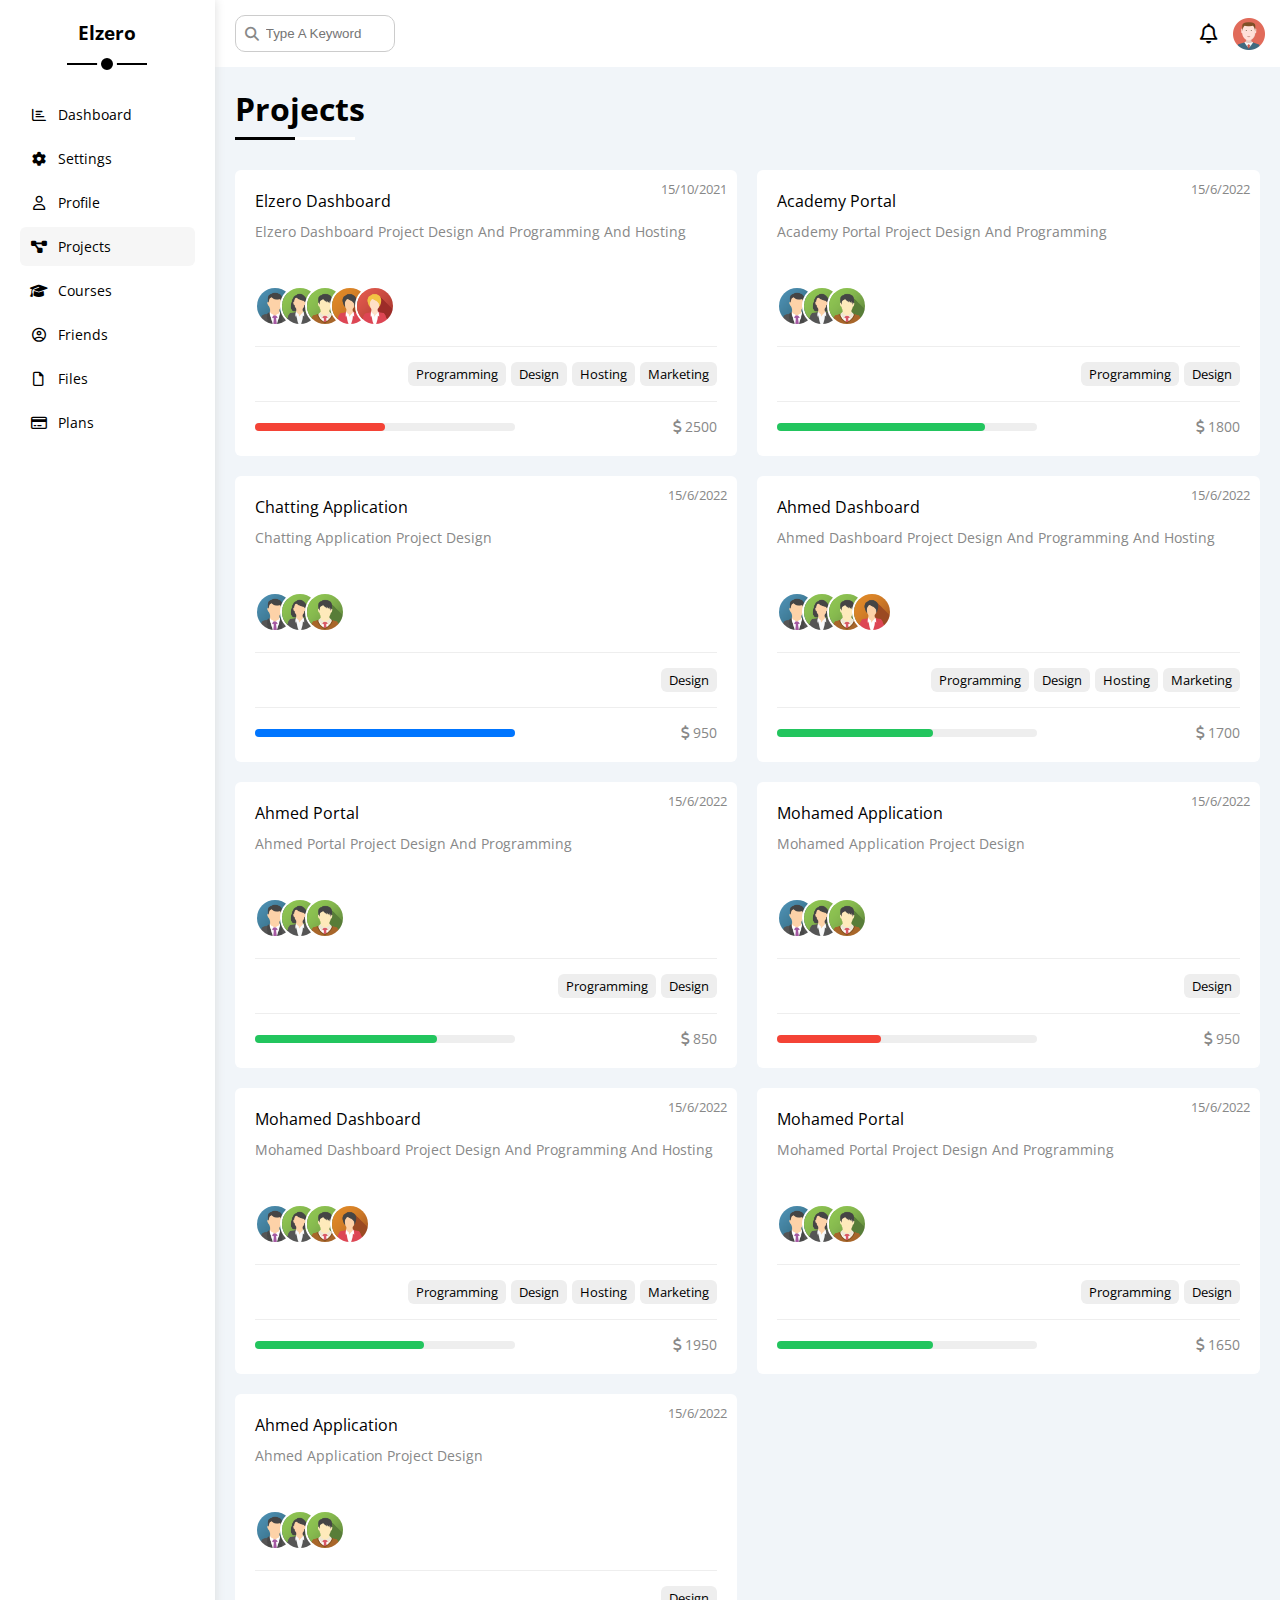
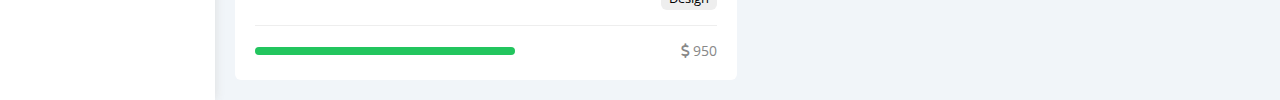
<file: projects.html>
<!DOCTYPE html>
<html lang="en">
  <head>
    <meta charset="UTF-8" />
    <meta http-equiv="X-UA-Compatible" content="IE=edge" />
    <meta name="viewport" content="width=device-width, initial-scale=1.0" />
    <title>Projects</title>
    <link rel="stylesheet" href="css/all.min.css" />
    <link rel="stylesheet" href="css/framework.css" />
    <link rel="stylesheet" href="css/master.css" />
    <link rel="preconnect" href="https://fonts.googleapis.com" />
    <link rel="preconnect" href="https://fonts.gstatic.com" crossorigin />
    <link href="https://fonts.googleapis.com/css2?family=Open+Sans:wght@300;500&#038;display=swap" rel="stylesheet" />
  </head>
  <body>
    <div class="page d-flex">
      <div class="sidebar bg-white p-20 p-relative">
        <h3 class="p-relative txt-c mt-0">Elzero</h3>
        <ul>
          <li>
            <a class="d-flex align-center fs-14 c-black rad-6 p-10" href="index.html">
              <i class="fa-regular fa-chart-bar fa-fw"></i>
              <span>Dashboard</span>
            </a>
          </li>
          <li>
            <a class="d-flex align-center fs-14 c-black rad-6 p-10" href="settings.html">
              <i class="fa-solid fa-gear fa-fw"></i>
              <span>Settings</span>
            </a>
          </li>
          <li>
            <a class="d-flex align-center fs-14 c-black rad-6 p-10" href="profile.html">
              <i class="fa-regular fa-user fa-fw"></i>
              <span>Profile</span>
            </a>
          </li>
          <li>
            <a class="active d-flex align-center fs-14 c-black rad-6 p-10" href="projects.html">
              <i class="fa-solid fa-diagram-project fa-fw"></i>
              <span>Projects</span>
            </a>
          </li>
          <li>
            <a class="d-flex align-center fs-14 c-black rad-6 p-10" href="courses.html">
              <i class="fa-solid fa-graduation-cap fa-fw"></i>
              <span>Courses</span>
            </a>
          </li>
          <li>
            <a class="d-flex align-center fs-14 c-black rad-6 p-10" href="friends.html">
              <i class="fa-regular fa-circle-user fa-fw"></i>
              <span>Friends</span>
            </a>
          </li>
          <li>
            <a class="d-flex align-center fs-14 c-black rad-6 p-10" href="files.html">
              <i class="fa-regular fa-file fa-fw"></i>
              <span>Files</span>
            </a>
          </li>
          <li>
            <a class="d-flex align-center fs-14 c-black rad-6 p-10" href="plans.html">
              <i class="fa-regular fa-credit-card fa-fw"></i>
              <span>Plans</span>
            </a>
          </li>
        </ul>
      </div>
      <div class="content w-full">
        <!-- Start Head -->
        <div class="head bg-white p-15 between-flex">
          <div class="search p-relative">
            <input class="p-10" type="search" placeholder="Type A Keyword" />
          </div>
          <div class="icons d-flex align-center">
            <span class="notification p-relative">
              <i class="fa-regular fa-bell fa-lg"></i>
            </span>
            <img decoding="async" src="imgs/avatar.png" alt="" />
          </div>
        </div>
        <!-- End Head -->
        <h1 class="p-relative">Projects</h1>
        <div class="projects-page d-grid m-20 gap-20">
          <div class="project bg-white p-20 rad-6 p-relative">
            <span class="date fs-13 c-grey">15/10/2021</span>
            <h4 class="m-0">Elzero Dashboard</h4>
            <p class="c-grey mt-10 mb-10 fs-14">Elzero Dashboard Project Design And Programming And Hosting</p>
            <div class="team">
              <a href="#"><img decoding="async" src="imgs/team-01.png" alt="" /></a>
              <a href="#"><img decoding="async" src="imgs/team-02.png" alt="" /></a>
              <a href="#"><img decoding="async" src="imgs/team-03.png" alt="" /></a>
              <a href="#"><img decoding="async" src="imgs/team-04.png" alt="" /></a>
              <a href="#"><img decoding="async" src="imgs/team-05.png" alt="" /></a>
            </div>
            <div class="do d-flex">
              <span class="fs-13 rad-6 bg-eee">Programming</span>
              <span class="fs-13 rad-6 bg-eee">Design</span>
              <span class="fs-13 rad-6 bg-eee">Hosting</span>
              <span class="fs-13 rad-6 bg-eee">Marketing</span>
            </div>
            <div class="info between-flex">
              <div class="prog bg-eee">
                <span class="bg-red" style="width: 50%"></span>
              </div>
              <div class="fs-14 c-grey">
                <i class="fa-solid fa-dollar-sign"></i>
                2500
              </div>
            </div>
          </div>
          <div class="project bg-white p-20 rad-6 p-relative">
            <span class="date fs-13 c-grey">15/6/2022</span>
            <h4 class="m-0">Academy Portal</h4>
            <p class="c-grey mt-10 mb-10 fs-14">Academy Portal Project Design And Programming</p>
            <div class="team">
              <a href="#"><img decoding="async" src="imgs/team-01.png" alt="" /></a>
              <a href="#"><img decoding="async" src="imgs/team-02.png" alt="" /></a>
              <a href="#"><img decoding="async" src="imgs/team-03.png" alt="" /></a>
            </div>
            <div class="do d-flex">
              <span class="fs-13 rad-6 bg-eee">Programming</span>
              <span class="fs-13 rad-6 bg-eee">Design</span>
            </div>
            <div class="info between-flex">
              <div class="prog bg-eee">
                <span class="bg-green" style="width: 80%"></span>
              </div>
              <div class="fs-14 c-grey">
                <i class="fa-solid fa-dollar-sign"></i>
                1800
              </div>
            </div>
          </div>
          <div class="project bg-white p-20 rad-6 p-relative">
            <span class="date fs-13 c-grey">15/6/2022</span>
            <h4 class="m-0">Chatting Application</h4>
            <p class="c-grey mt-10 mb-10 fs-14">Chatting Application Project Design</p>
            <div class="team">
              <a href="#"><img decoding="async" src="imgs/team-01.png" alt="" /></a>
              <a href="#"><img decoding="async" src="imgs/team-02.png" alt="" /></a>
              <a href="#"><img decoding="async" src="imgs/team-03.png" alt="" /></a>
            </div>
            <div class="do d-flex">
              <span class="fs-13 rad-6 bg-eee">Design</span>
            </div>
            <div class="info between-flex">
              <div class="prog bg-eee">
                <span class="bg-blue" style="width: 100%"></span>
              </div>
              <div class="fs-14 c-grey">
                <i class="fa-solid fa-dollar-sign"></i>
                950
              </div>
            </div>
          </div>
          <div class="project bg-white p-20 rad-6 p-relative">
            <span class="date fs-13 c-grey">15/6/2022</span>
            <h4 class="m-0">Ahmed Dashboard</h4>
            <p class="c-grey mt-10 mb-10 fs-14">Ahmed Dashboard Project Design And Programming And Hosting</p>
            <div class="team">
              <a href="#"><img decoding="async" src="imgs/team-01.png" alt="" /></a>
              <a href="#"><img decoding="async" src="imgs/team-02.png" alt="" /></a>
              <a href="#"><img decoding="async" src="imgs/team-03.png" alt="" /></a>
              <a href="#"><img decoding="async" src="imgs/team-04.png" alt="" /></a>
            </div>
            <div class="do d-flex">
              <span class="fs-13 rad-6 bg-eee">Programming</span>
              <span class="fs-13 rad-6 bg-eee">Design</span>
              <span class="fs-13 rad-6 bg-eee">Hosting</span>
              <span class="fs-13 rad-6 bg-eee">Marketing</span>
            </div>
            <div class="info between-flex">
              <div class="prog bg-eee">
                <span class="bg-green" style="width: 60%"></span>
              </div>
              <div class="fs-14 c-grey">
                <i class="fa-solid fa-dollar-sign"></i>
                1700
              </div>
            </div>
          </div>
          <div class="project bg-white p-20 rad-6 p-relative">
            <span class="date fs-13 c-grey">15/6/2022</span>
            <h4 class="m-0">Ahmed Portal</h4>
            <p class="c-grey mt-10 mb-10 fs-14">Ahmed Portal Project Design And Programming</p>
            <div class="team">
              <a href="#"><img decoding="async" src="imgs/team-01.png" alt="" /></a>
              <a href="#"><img decoding="async" src="imgs/team-02.png" alt="" /></a>
              <a href="#"><img decoding="async" src="imgs/team-03.png" alt="" /></a>
            </div>
            <div class="do d-flex">
              <span class="fs-13 rad-6 bg-eee">Programming</span>
              <span class="fs-13 rad-6 bg-eee">Design</span>
            </div>
            <div class="info between-flex">
              <div class="prog bg-eee">
                <span class="bg-green" style="width: 70%"></span>
              </div>
              <div class="fs-14 c-grey">
                <i class="fa-solid fa-dollar-sign"></i>
                850
              </div>
            </div>
          </div>
          <div class="project bg-white p-20 rad-6 p-relative">
            <span class="date fs-13 c-grey">15/6/2022</span>
            <h4 class="m-0">Mohamed Application</h4>
            <p class="c-grey mt-10 mb-10 fs-14">Mohamed Application Project Design</p>
            <div class="team">
              <a href="#"><img decoding="async" src="imgs/team-01.png" alt="" /></a>
              <a href="#"><img decoding="async" src="imgs/team-02.png" alt="" /></a>
              <a href="#"><img decoding="async" src="imgs/team-03.png" alt="" /></a>
            </div>
            <div class="do d-flex">
              <span class="fs-13 rad-6 bg-eee">Design</span>
            </div>
            <div class="info between-flex">
              <div class="prog bg-eee">
                <span class="bg-red" style="width: 40%"></span>
              </div>
              <div class="fs-14 c-grey">
                <i class="fa-solid fa-dollar-sign"></i>
                950
              </div>
            </div>
          </div>
          <div class="project bg-white p-20 rad-6 p-relative">
            <span class="date fs-13 c-grey">15/6/2022</span>
            <h4 class="m-0">Mohamed Dashboard</h4>
            <p class="c-grey mt-10 mb-10 fs-14">Mohamed Dashboard Project Design And Programming And Hosting</p>
            <div class="team">
              <a href="#"><img decoding="async" src="imgs/team-01.png" alt="" /></a>
              <a href="#"><img decoding="async" src="imgs/team-02.png" alt="" /></a>
              <a href="#"><img decoding="async" src="imgs/team-03.png" alt="" /></a>
              <a href="#"><img decoding="async" src="imgs/team-04.png" alt="" /></a>
            </div>
            <div class="do d-flex">
              <span class="fs-13 rad-6 bg-eee">Programming</span>
              <span class="fs-13 rad-6 bg-eee">Design</span>
              <span class="fs-13 rad-6 bg-eee">Hosting</span>
              <span class="fs-13 rad-6 bg-eee">Marketing</span>
            </div>
            <div class="info between-flex">
              <div class="prog bg-eee">
                <span class="bg-green" style="width: 65%"></span>
              </div>
              <div class="fs-14 c-grey">
                <i class="fa-solid fa-dollar-sign"></i>
                1950
              </div>
            </div>
          </div>
          <div class="project bg-white p-20 rad-6 p-relative">
            <span class="date fs-13 c-grey">15/6/2022</span>
            <h4 class="m-0">Mohamed Portal</h4>
            <p class="c-grey mt-10 mb-10 fs-14">Mohamed Portal Project Design And Programming</p>
            <div class="team">
              <a href="#"><img decoding="async" src="imgs/team-01.png" alt="" /></a>
              <a href="#"><img decoding="async" src="imgs/team-02.png" alt="" /></a>
              <a href="#"><img decoding="async" src="imgs/team-03.png" alt="" /></a>
            </div>
            <div class="do d-flex">
              <span class="fs-13 rad-6 bg-eee">Programming</span>
              <span class="fs-13 rad-6 bg-eee">Design</span>
            </div>
            <div class="info between-flex">
              <div class="prog bg-eee">
                <span class="bg-green" style="width: 60%"></span>
              </div>
              <div class="fs-14 c-grey">
                <i class="fa-solid fa-dollar-sign"></i>
                1650
              </div>
            </div>
          </div>
          <div class="project bg-white p-20 rad-6 p-relative">
            <span class="date fs-13 c-grey">15/6/2022</span>
            <h4 class="m-0">Ahmed Application</h4>
            <p class="c-grey mt-10 mb-10 fs-14">Ahmed Application Project Design</p>
            <div class="team">
              <a href="#"><img decoding="async" src="imgs/team-01.png" alt="" /></a>
              <a href="#"><img decoding="async" src="imgs/team-02.png" alt="" /></a>
              <a href="#"><img decoding="async" src="imgs/team-03.png" alt="" /></a>
            </div>
            <div class="do d-flex">
              <span class="fs-13 rad-6 bg-eee">Design</span>
            </div>
            <div class="info between-flex">
              <div class="prog bg-eee">
                <span class="bg-green" style="width: 100%"></span>
              </div>
              <div class="fs-14 c-grey">
                <i class="fa-solid fa-dollar-sign"></i>
                950
              </div>
            </div>
          </div>
        </div>
      </div>
    </div>
  </body>
</html>
</file>
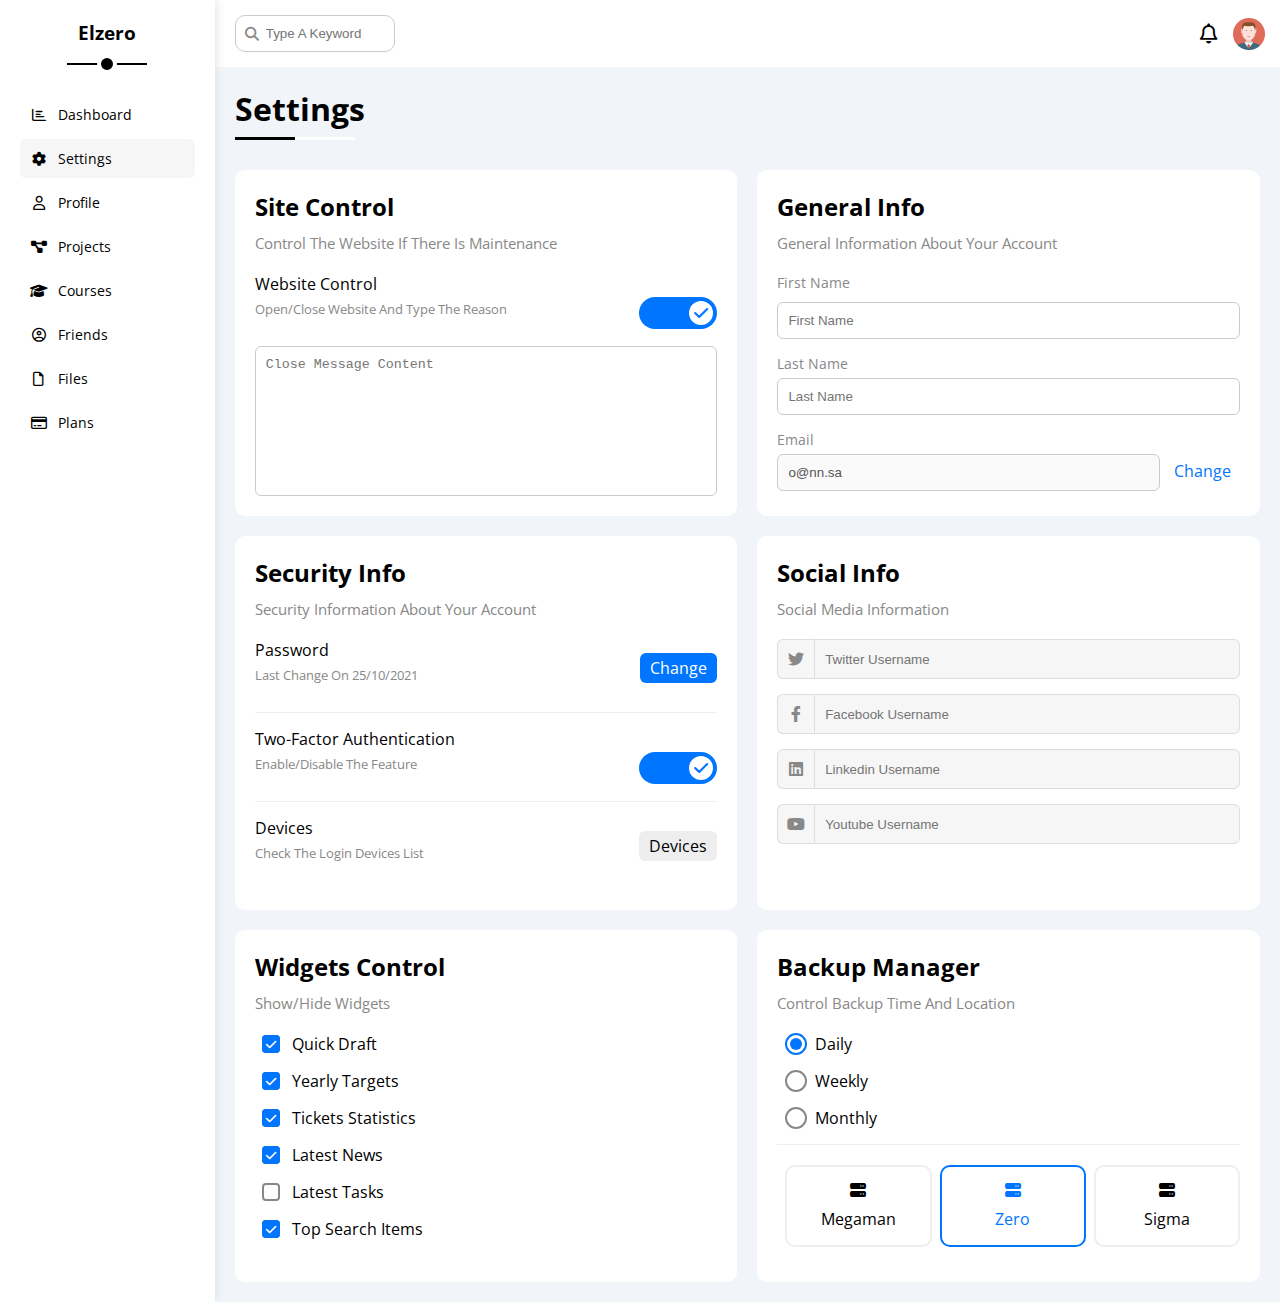
<file: settings.html>
<!DOCTYPE html>
<html lang="en">
  <head>
    <meta charset="UTF-8" />
    <meta http-equiv="X-UA-Compatible" content="IE=edge" />
    <meta name="viewport" content="width=device-width, initial-scale=1.0" />
    <title>Settings</title>
    <link rel="stylesheet" href="css/all.min.css" />
    <link rel="stylesheet" href="css/framework.css" />
    <link rel="stylesheet" href="css/master.css" />
    <link rel="preconnect" href="https://fonts.googleapis.com" />
    <link rel="preconnect" href="https://fonts.gstatic.com" crossorigin />
    <link href="https://fonts.googleapis.com/css2?family=Open+Sans:wght@300;500&display=swap" rel="stylesheet" />
  </head>
  <body>
    <div class="page d-flex">
      <div class="sidebar bg-white p-20 p-relative">
        <h3 class="p-relative txt-c mt-0">Elzero</h3>
        <ul>
          <li>
            <a class="d-flex align-center fs-14 c-black rad-6 p-10" href="index.html">
              <i class="fa-regular fa-chart-bar fa-fw"></i>
              <span>Dashboard</span>
            </a>
          </li>
          <li>
            <a class="active d-flex align-center fs-14 c-black rad-6 p-10" href="settings.html">
              <i class="fa-solid fa-gear fa-fw"></i>
              <span>Settings</span>
            </a>
          </li>
          <li>
            <a class="d-flex align-center fs-14 c-black rad-6 p-10" href="profile.html">
              <i class="fa-regular fa-user fa-fw"></i>
              <span>Profile</span>
            </a>
          </li>
          <li>
            <a class="d-flex align-center fs-14 c-black rad-6 p-10" href="projects.html">
              <i class="fa-solid fa-diagram-project fa-fw"></i>
              <span>Projects</span>
            </a>
          </li>
          <li>
            <a class="d-flex align-center fs-14 c-black rad-6 p-10" href="courses.html">
              <i class="fa-solid fa-graduation-cap fa-fw"></i>
              <span>Courses</span>
            </a>
          </li>
          <li>
            <a class="d-flex align-center fs-14 c-black rad-6 p-10" href="friends.html">
              <i class="fa-regular fa-circle-user fa-fw"></i>
              <span>Friends</span>
            </a>
          </li>
          <li>
            <a class="d-flex align-center fs-14 c-black rad-6 p-10" href="files.html">
              <i class="fa-regular fa-file fa-fw"></i>
              <span>Files</span>
            </a>
          </li>
          <li>
            <a class="d-flex align-center fs-14 c-black rad-6 p-10" href="plans.html">
              <i class="fa-regular fa-credit-card fa-fw"></i>
              <span>Plans</span>
            </a>
          </li>
        </ul>
      </div>
      <div class="content w-full">
        <!-- Start Head -->
        <div class="head bg-white p-15 between-flex">
          <div class="search p-relative">
            <input class="p-10" type="search" placeholder="Type A Keyword" />
          </div>
          <div class="icons d-flex align-center">
            <span class="notification p-relative">
              <i class="fa-regular fa-bell fa-lg"></i>
            </span>
            <img src="imgs/avatar.png" alt="" />
          </div>
        </div>
        <!-- End Head -->
        <h1 class="p-relative">Settings</h1>
        <div class="settings-page m-20 d-grid gap-20">
          <!-- Start Settings Box -->
          <div class="p-20 bg-white rad-10">
            <h2 class="mt-0 mb-10">Site Control</h2>
            <p class="mt-0 mb-20 c-grey fs-15">Control The Website If There Is Maintenance</p>
            <div class="mb-15 between-flex">
              <div>
                <span>Website Control</span>
                <p class="c-grey mt-5 mb-0 fs-13">Open/Close Website And Type The Reason</p>
              </div>
              <div>
                <label>
                  <input class="toggle-checkbox" type="checkbox" checked />
                  <div class="toggle-switch"></div>
                </label>
              </div>
            </div>
            <textarea class="close-message p-10 rad-6 d-block w-full" placeholder="Close Message Content"></textarea>
          </div>
          <!-- End Settings Box -->
              <!-- Start Settings Box -->
              <div class="p-20 bg-white rad-10">
                <h2 class="mt-0 mb-10">General Info</h2>
                <p class="mt-0 mb-20 c-grey fs-15">General Information About Your Account</p>
                <div class="mb-15">
                  <label class="fs-14 c-grey d-block mb-10" for="first">First Name</label>
                  <input
                    class="b-none border-ccc p-10 rad-6 d-block w-full"
                    type="text"
                    id="first"
                    placeholder="First Name"
                  />
                </div>
                <div class="mb-15">
                  <label class="fs-14 c-grey d-block mb-5" for="last">Last Name</label>
                  <input
                    class="b-none border-ccc p-10 rad-6 d-block w-full"
                    id="last"
                    type="text"
                    placeholder="Last Name"
                  />
                </div>
                <div>
                  <label class="fs-14 c-grey d-block mb-5" for="email">Email</label>
                  <input
                    class="email b-none border-ccc p-10 rad-6 w-full mr-10"
                    id="email"
                    type="email"
                    value="o@nn.sa"
                    disabled
                  />
                  <a class="c-blue" href="#">Change</a>
                </div>
              </div>
              <!-- End Settings Box -->
           <!-- Start Settings Box -->
           <div class="p-20 bg-white rad-10">
            <h2 class="mt-0 mb-10">Security Info</h2>
            <p class="mt-0 mb-20 c-grey fs-15">Security Information About Your Account</p>
            <div class="sec-box mb-15 between-flex">
              <div>
                <span>Password</span>
                <p class="c-grey mt-5 mb-0 fs-13">Last Change On 25/10/2021</p>
              </div>
              <a class="button bg-blue c-white btn-shape" href="#">Change</a>
            </div>
            <div class="sec-box mb-15 between-flex">
              <div>
                <span>Two-Factor Authentication</span>
                <p class="c-grey mt-5 mb-0 fs-13">Enable/Disable The Feature</p>
              </div>
              <label>
                <input class="toggle-checkbox" type="checkbox" checked />
                <div class="toggle-switch"></div>
              </label>
            </div>
            <div class="sec-box between-flex">
              <div>
                <span>Devices</span>
                <p class="c-grey mt-5 mb-0 fs-13">Check The Login Devices List</p>
              </div>
              <a class="bg-eee c-black btn-shape" href="#">Devices</a>
            </div>
          </div>
          <!-- End Settings Box -->

          <!-- Start Settings Box -->
          <div class="social-boxes p-20 bg-white rad-10">
            <h2 class="mt-0 mb-10">Social Info</h2>
            <p class="mt-0 mb-20 c-grey fs-15">Social Media Information</p>
            <div class="d-flex align-center mb-15">
              <i class="fa-brands fa-twitter center-flex c-grey"></i>
              <input class="w-full" type="text" placeholder="Twitter Username" />
            </div>
            <div class="d-flex align-center mb-15">
              <i class="fa-brands fa-facebook-f center-flex c-grey"></i>
              <input class="w-full" type="text" placeholder="Facebook Username" />
            </div>
            <div class="d-flex align-center mb-15">
              <i class="fa-brands fa-linkedin center-flex c-grey"></i>
              <input class="w-full" type="text" placeholder="Linkedin Username" />
            </div>
            <div class="d-flex align-center">
              <i class="fa-brands fa-youtube center-flex c-grey"></i>
              <input class="w-full" type="text" placeholder="Youtube Username" />
            </div>
          </div>
          <!-- End Settings Box -->
          <!-- Start Settings Box -->
          <div class="widgets-control p-20 bg-white rad-10">
            <h2 class="mt-0 mb-10">Widgets Control</h2>
            <p class="mt-0 mb-20 c-grey fs-15">Show/Hide Widgets</p>
            <div class="control d-flex align-center mb-15">
              <input type="checkbox" id="one" checked />
              <label for="one">Quick Draft</label>
            </div>
            <div class="control d-flex align-center mb-15">
              <input type="checkbox" id="two" checked />
              <label for="two">Yearly Targets</label>
            </div>
            <div class="control d-flex align-center mb-15">
              <input type="checkbox" id="three" checked />
              <label for="three">Tickets Statistics</label>
            </div>
            <div class="control d-flex align-center mb-15">
              <input type="checkbox" id="four" checked />
              <label for="four">Latest News</label>
            </div>
            <div class="control d-flex align-center mb-15">
              <input type="checkbox" id="five" />
              <label for="five">Latest Tasks</label>
            </div>
            <div class="control d-flex align-center mb-15">
              <input type="checkbox" id="six" checked />
              <label for="six">Top Search Items</label>
            </div>
          </div>
          <!-- End Settings Box -->
           <!-- Start Settings Box -->
           <div class="backup-control p-20 bg-white rad-10">
            <h2 class="mt-0 mb-10">Backup Manager</h2>
            <p class="mt-0 mb-20 c-grey fs-15">Control Backup Time And Location</p>
            <div class="date d-flex align-center mb-15">
              <input type="radio" name="time" id="daily" checked />
              <label for="daily">Daily</label>
            </div>
            <div class="date d-flex align-center mb-15">
              <input type="radio" name="time" id="weekly" />
              <label for="weekly">Weekly</label>
            </div>
            <div class="date d-flex align-center mb-15">
              <input type="radio" name="time" id="monthly" />
              <label for="monthly">Monthly</label>
            </div>
            <div class="servers d-flex align-center txt-c">
              <input type="radio" name="servers" id="server-one" />
              <div class="server mb-15 rad-10 w-full">
                <label class="d-block m-15" for="server-one">
                  <i class="fa-solid fa-server d-block mb-10"></i>
                  Megaman
                </label>
              </div>
              <input type="radio" name="servers" id="server-two" checked />
              <div class="server mb-15 rad-10 w-full">
                <label class="d-block m-15" for="server-two">
                  <i class="fa-solid fa-server d-block mb-10"></i>
                  Zero
                </label>
              </div>
              <input type="radio" name="servers" id="server-three" />
              <div class="server mb-15 rad-10 w-full">
                <label class="d-block m-15" for="server-three">
                  <i class="fa-solid fa-server d-block mb-10"></i>
                  Sigma
                </label>
              </div>
            </div>
          </div>
          <!-- End Settings Box -->
        </div>
      </div>
    </div>
  </body>
</html>
</file>
<file: css/framework.css>
:root {
  --blue-color: #0075ff;
  --blue-alt-color: #0d69d5;
  --orange-color: #f59e0b;
  --green-color: #22c55e;
  --red-color: #f44336;
  --grey-color: #888;
}
/* Start Box */
.d-flex {
  display: flex;
}
.f-wrap {
  flex-wrap: wrap;
}
.align-center {
  align-items: center;
}
.space-between {
  justify-content: space-between;
}
.d-grid {
  display: grid;
}
.gap-20 {
  gap: 20px;
}
.d-block {
  display: block;
}
@media (max-width: 767px) {
  .block-mobile {
    display: block;
  }
  .hide-mobile {
    display: none;
  }
}
/* End Box */
/* Start Padding + Margin */
.p-10 {
  padding: 10px;
}
.p-15 {
  padding: 15px;
}
.p-20 {
  padding: 20px;
}
.pt-10 {
  padding-top: 10px;
}
.pt-15 {
  padding-top: 15px;
}
.pt-20 {
  padding-top: 20px;
}
.pb-10 {
  padding-bottom: 10px;
}
.pb-15 {
  padding-bottom: 15px;
}
.pb-20 {
  padding-bottom: 20px;
}
.pl-15 {
  padding-left: 15px;
}
.m-0 {
  margin: 0;
}
.m-15 {
  margin: 15px;
}
.m-20 {
  margin: 20px;
}
.mt-0 {
  margin-top: 0;
}
.mt-5 {
  margin-top: 5px;
}
.mt-10 {
  margin-top: 10px;
}
.mt-15 {
  margin-top: 15px;
}
.mt-20 {
  margin-top: 20px;
}
.mt-25 {
  margin-top: 25px;
}
.mr-10 {
  margin-right: 10px;
}
.mr-15 {
  margin-right: 15px;
}
.mb-5 {
  margin-bottom: 5px;
}
.mb-10 {
  margin-bottom: 10px;
}
.mb-15 {
  margin-bottom: 15px;
}
.mb-20 {
  margin-bottom: 20px;
}
.mb-25 {
  margin-bottom: 25px;
}
/* End Padding + Margin */
/* Start Color */
.c-black {
  color: black;
}
.c-white {
  color: white;
}
.c-grey {
  color: var(--grey-color);
}
.c-red {
  color: var(--red-color);
}
.c-green {
  color: var(--green-color);
}
.c-blue {
  color: var(--blue-color);
}
.c-orange {
  color: var(--orange-color);
}
.bg-red {
  background-color: var(--red-color);
}
.bg-green {
  background-color: var(--green-color);
}
.bg-blue {
  background-color: var(--blue-color);
}
.bg-orange {
  background-color: var(--orange-color);
}
.bg-white {
  background-color: white;
}
.bg-eee {
  background-color: #eee;
}
/* End Color */
/* Start Position */
.p-relative {
  position: relative;
}
.p-absolute {
  position: absolute;
}
/* End Position */
/* Start Font */
.txt-c {
  text-align: center;
}
.fs-13 {
  font-size: 13px;
}
.fs-14 {
  font-size: 14px;
}
.fs-15 {
  font-size: 15px;
}
.fs-25 {
  font-size: 25px;
}
.fw-bold {
  font-weight: bold;
}
@media (max-width: 767px) {
  .txt-c-mobile {
    text-align: center;
  }
}
/* End Font */
/* Start Border */
.rad-6 {
  border-radius: 6px;
}
.rad-10 {
  border-radius: 10px;
}
.rad-half {
  border-radius: 50%;
}
.b-none {
  border: none;
}
.border-ccc {
  border: 1px solid #ccc;
}
.border-eee {
  border: 1px solid #eee;
}

/* End Border */
/* Start Width + Height */
.w-full {
  width: 100%;
}
.w-100 {
  width: 100px;
}
.w-fit {
  width: fit-content;
}
.h-full {
  height: 100%;
}
.h-100 {
  height: 100px;
}
/* End Width + Height */
/* Start Components */
.center-flex {
  display: flex;
  align-items: center;
  justify-content: center;
}
.between-flex {
  display: flex;
  align-items: center;
  justify-content: space-between;
}
.btn-shape {
  padding: 4px 10px;
  border-radius: 6px;
}
/* End Components */
</file>
<file: css/master.css>
:root {
  --blue-color: #0075ff;
  --blue-alt-color: #0d69d5;
  --orange-color: #f59e0b;
  --green-color: #22c55e;
  --red-color: #f44336;
  --grey-color: #888;
  --grey-alt-color:#ddd;
}
* {
  box-sizing: border-box;
}
body {
  font-family: "Open Sans", sans-serif;
  margin: 0;
}
*:focus {
  outline: none;
}
a {
  text-decoration: none;
}
ul {
  list-style: none;
  padding: 0;
}
::-webkit-scrollbar {
  width: 15px;
}
::-webkit-scrollbar-track {
  background-color: white;
}
::-webkit-scrollbar-thumb {
  background-color: #888;
}
.page {
  background-color: #f1f5f9;
  min-height: 100vh;
}
/* Start Sidebar */
.sidebar {
  width: 250px;
  box-shadow: 0 0 10px #ddd;
}
.sidebar > h3 {
  margin-bottom: 50px;
}
.sidebar > h3::before,
.sidebar > h3::after {
   content: "";
   background-color: black;
   transform: translateX(-50%);
   position: absolute;
   left: 50%;
}
.sidebar > h3::before {
   width: 80px;
   height: 2px;
   bottom: -20px;
}
.sidebar > h3::after {
   bottom: -29px;
   width: 12px;
   height: 12px;
   border-radius: 50%;
   border: 4px solid white;
}
.sidebar ul li a {
  transition: 0.3s;
  margin-bottom: 5px;
}
.sidebar ul li a:hover,
.sidebar ul li a.active {
   background-color: #f6f6f6;
}
.sidebar ul li a  span {
   font-size: 14px;
   margin-left: 10px;
}
@media (max-width: 767px) {
  .page .sidebar {
    width: 58px;
    padding: 10px;
  }
  .sidebar > h3 {
    font-size: 13px;
    margin-bottom: 15px;
  }
  .sidebar > h3::before,
  .sidebar > h3::after {
    display: none;
  }
  .sidebar ul li a span {
    display: none;
  }
}
/* End Sidebar */
/* Start Content */
.content {
  overflow: hidden;
}
.head .search::before {
  font-family: var(--fa-style-family-classic);
  content: "\f002";
  font-weight: 900;
  position: absolute;
  left: 15px;
  top: 50%;
  transform: translateY(-50%);
  font-size: 14px;
  color: var(--grey-color);
}
.head .search input {
  border: 1px solid #ccc;
  border-radius: 10px;
  margin-left: 5px;
  padding-left: 30px;
  width: 160px;
  transition: width 0.3s;
}
.head .search input:focus {
  width: 200px;
}
.head .search input:focus::placeholder {
 opacity: 0;
}
.head .icons .notifiaction::before {
  content: "";
  position: absolute;
  width: 10px;
  height: 10px;
  background-color: var(--red-color);
  border-radius: 50%;
  top: -5px;
  right: -5px;
}
.head .icons img {
  width: 32px;
  height: 32px;
  margin-left: 15px;
}
.page h1 {
  margin: 20px 20px 40px;
}
.page h1::before,
.page h1::after {
  content: "";
  height: 3px;
  position: absolute;
  bottom: -10px;
  left: 0;
}
.page h1::before {
  background-color: white;
  width: 120px;
}
.page h1::after {
  background-color: black;
  width: 60px;
}
.wrapper {
  grid-template-columns: repeat(auto-fill, minmax(450px, 1fr));
  margin-left: 20px;
  margin-right: 20px;
  margin-bottom: 20px;
}
@media (max-width:767px) {
  .wrapper {
    grid-template-columns: minmax(200px, 1fr);
    margin-left: 10px;
    margin-right: 10px;
    gap: 10px;
  }
}
/* End Content */
/*Start Welcome w*/
.welcome {
  overflow: hidden;
}
.welcome .intro img {
  width: 200px;
  margin-bottom: -10px;
}
.welcome .avatar {
  width: 64px;
  height: 64px;
  border: 2px solid white;
  border-radius: 50%;
  padding: 2px;
  box-shadow: 0 0 5px #ddd;
  margin-left: 20px;
  margin-top: -32px;
}
.welcome .body {
   border-top: 1px solid #eee;
   border-bottom: 1px solid #eee;
}
.welcome .body > div {
 flex: 1;
}
.welcome .visit {
   margin: 0 15px 15px auto;
   transition: 0.3s;
}
.welcome .visit :hover {
    background-color: var(--blue-alt-color);
}
@media (max-width:767px) {
  .welcome .intro {
    padding-bottom: 40px;
  }
  .welcome .avatar {
    margin-left: 0;
  }
  .welcome .body > div:not(:last-child){
    margin-bottom: 20px;
  } 
}
/*End Welcome widght*/
/* Start Quick Darf widget */
.quick-draft textarea {
  resize: none;
  min-height: 180px;
}
.quick-draft .save {
  margin-left: auto;
  transition: 0.3s;
  cursor: pointer;
}
.quick-draft .save:hover{
  background-color: var(--blue-alt-color);
}
/* Start Quick Darf widget */
/* Start Targets Widget */
 .targets .target-row .icon {
  width: 80px;
  height: 80px;
  margin-right: 15px; 
}
 .targets .details {
   flex: 1;
 }
 .targets .details .progress {
    height: 5px;
 }
 .targets .details .progress > span {
   position: absolute;
   left: 0;
   top: 0;
   height: 100%;
 }
 .targets .details .progress > span span {
  position: absolute;
  bottom: 16px;
  right: -16px;
  color: white;
  padding: 2px 5px;
  border-radius: 6px;
  font-size: 13px;
 }
 .targets .details .progress > span span::after{
  content: "";
  border-color: transparent ;
  border-width: 5px;
  border-style: solid;
  position: absolute;
  bottom: -10px;
  left: 50%;
  transform: translateX(-50%);
 }
 .targets .details .progress > .blue span::after {
  border-top-color:var(--blue-color) ;
 }
 .targets .details .progress > .orange span::after {
  border-top-color:var(--orange-color) ;
 }
 .targets .details .progress > .green span::after {
  border-top-color:var(--green-color) ;
 }
 .blue .icon,
.blue .progress {
  background-color: rgb(0 117 255 / 20%);
}
.orange .icon,
.orange .progress {
  background-color: rgb(245 158 11 / 20%);
}
.green .icon,
.green .progress {
  background-color: rgb(34 197 94 / 20%);
}
/* End Targets Widget */
/* Start  Ticket Widget */
.tickets .box {
  border: 1px solid #ccc;
  width: calc(50% - 10px);
}
@media (max-width: 767px) {
  .tickets .box {
    width: 100%;
  }
}
/* End Tickets */
/* Start Latest News Widget */
.latest-news .news-row img{
   width: 100px;
   margin-right: 15px;
   border-radius: 6px;
 }
 .latest-news .news-row:not(:last-of-type) {
  margin-bottom: 20px;
  padding-bottom: 20px;
  border-bottom: 1px solid #eee;
}
.latest-news .info {
  flex-grow: 1;
}
.latest-news .info h3 {
  margin: 0 0 6px;
  font-size: 16px;
 }
 @media (max-width:767px) {
    .latest-news .news-row {
      display: block;
    }
    .latest-news .news-row .label {
     margin: 10px auto;
     width: fit-content;
    }
 }
 /* End Latest News Widget */
/* Start Tasks Widget */
 .tasks .task-row:not(:last-of-type) {
   margin-bottom: 15px;
   padding-bottom: 15px;
   border-bottom: 1px solid #eee;
 }
 .tasks .info  {
 flex-grow: 1;
 }
 .tasks .done {
  opacity: 0.3;
 }
 .tasks .done h3,
 .tasks .done p {
  text-decoration: line-through;
 }
 .tasks .delete {
    cursor: pointer;
    transition: 0.3s;
 }
 .tasks .delete:hover{
  color: var(--red-color);
}
/* End Tasks Widget */
/* Start Latest Uploads Widget */
.latest-uploads img {
  width: 50px;
  height: 50px;
}
.latest-uploads ul li:not(:last-of-type){
  border-bottom: 2px solid #eee;
}
/* End Latest Uploads Widget*/
/* Start Last Project Progress Widget */
 .last-project ul::before{
    content: "";
    width: 2px;
    height: 100%;
    background-color: var(--blue-color);
    position: absolute;
    left: 11px;
 }
 .last-project ul li::before {
   content: "";
   width: 20px;
   height: 20px;
   display: block;
   border-radius: 50%;
   background-color: white;
   border: 2px solid white;
   outline: 2px solid var(--blue-color);
   margin-right: 15px;
   z-index: 1;
 }
 .last-project ul li.done::before {
  background-color:var(--blue-color);
 }
 .last-project ul li.current::before {
animation: change-color 0.8s infinite alternate;
 }
 .last-project .launch-icon {
   position: absolute;
   width: 160px;
   right: 0;
   bottom: 0;
   opacity: 0.1;
 }
/* End Last Project Progress Widge*/
/* Start Reminders Widget */
.reminders ul li .key{
  width: 15px;
  height: 15px;
}
 .reminders ul li > .blue {
  border-left: 3px solid var(--blue-color);
 }
 .reminders ul li > .green {
  border-left: 3px solid var(--green-color);
 }
 .reminders ul li > .orange {
  border-left: 3px solid var(--orange-color);
 }
 .reminders ul li > .red {
  border-left: 3px solid var(--red-color);
 }
/* End  Reminders Widget */
/*Start Latest Post Widget */
.latest-post .avatar{
  width: 40px;
  height: 40px;
}
.latest-post .post-content {
 text-transform: capitalize;
 line-height: 1.8;
 border-top: 1.5px solid #eee;
  border-bottom: 1.5px solid #eee;
  min-height: 140px;
}
/*End Latest Post Widget */
/* Start Social Media */
.social-media .box {
  padding-left: 70px;
}
.social-media .box i {
  position: absolute;
  left: 0;
  top: 0;
  width: 52px;
  transition: 0.3s;
}
.social-media .box i:hover {
  transform: rotate(5deg);
}
.social-media .twitter {
  background-color: rgb(29 161 242 / 20%);
  color: #1da1f2;
}
.social-media .twitter i,
.social-media .twitter a {
  background-color: #1da1f2;
}
.social-media .facebook {
  background-color: rgb(24 119 242 / 20%);
  color: #1da1f2;
}
.social-media .facebook i,
.social-media .facebook a {
  background-color: #1877f2;
}
.social-media .youtube {
  background-color: rgb(255 0 0 / 20%);
  color: #ff0000;
}
.social-media .youtube i,
.social-media .youtube a {
  background-color: #ff0000;
}
.social-media .linkedin {
  background-color: rgb(0 119 181 / 20%);
  color: #0077b5;
}
.social-media .linkedin i,
.social-media .linkedin a {
  background-color: #0077b5;
}
/* End Social Media */
/*  Start  Projects Table*/
 .projects .responsive-table {
   overflow-x: auto;
 }
 .projects table {
  min-width: 1000px;
  border-spacing: 0;
 }
 .projects thead td {
  background-color: #eee;
  font-weight: bold;
  color: black;
 }
 .projects table td {
  padding: 15px;
 }
 .projects tbody td {
   border-bottom: 1px solid #eee;
   border-left: 1px solid #eee;
   transition: 0.3s;
 }
 .projects table tbody tr td:last-child {
  border-radius: 1px solid #eee;
 }
 .projects tbody tr:hover td{
  background-color: #faf7f7;
}
.projects table img {
     width: 32px;
     height: 32px;
     border-radius: 50%;
     padding: 2px;
     background-color: white;
 }
.projects table img:not(:first-child) {
  margin-left: -20px;
 }
 .projects table .label {
  font-size: 13px;
 }
/* End Projects Table*/
/*Start Settings */
.settings-page {
  grid-template-columns: repeat(auto-fill, minmax(500px, 1fr));
}
@media (max-width: 767px) {
  .settings-page {
    grid-template-columns: minmax(100px, 1fr);
    margin-left: 10px;
    margin-right: 10px;
    gap: 10px;
  }
}
.settings-page .close-message {
  border: 1px solid #ccc;
  resize: none;
  min-height: 150px;
}
.settings-page .email {
  display: inline-flex;
  width: calc(100% - 80px);
}
.settings-page .sec-box {
  padding-bottom: 15px;
}
.settings-page .sec-box:not(:last-of-type) {
  border-bottom: 1px solid #eee;
}
.settings-page .sec-box .button {
  transition: 0.3s;
}
.settings-page .sec-box .button:hover {
  background-color: var(--blue-alt-color);
}
.settings-page .social-boxes i {
  width: 40px;
  height: 40px;
  background-color: #f6f6f6;
  border: 1px solid #ddd;
  border-right: none;
  border-radius: 6px 0 0 6px;
  transition: 0.3s;
}
.settings-page .social-boxes input {
  height: 40px;
  background-color: #f6f6f6;
  border: 1px solid #ddd;
  padding-left: 10px;
  border-radius: 0 6px 6px 0;
}
.settings-page .social-boxes > div:focus-within i {
  color: black;
}
.widgets-control .control input[type="checkbox"] {
  -webkit-appearance: none;
  appearance: none;
}
.widgets-control .control label {
  padding-left: 30px;
  cursor: pointer;
  position: relative;
}
.widgets-control .control label::before,
.widgets-control .control label::after {
  position: absolute;
  left: 0;
  top: 50%;
  margin-top: -9px;
  border-radius: 4px;
}
.widgets-control .control label::before {
  content: "";
  width: 14px;
  height: 14px;
  border: 2px solid var(--grey-color);
}
.widgets-control .control label:hover::before {
  border-color: var(--blue-alt-color);
}
.widgets-control .control label::after {
  font-family: var(--fa-style-family-classic);
  content: "\f00c";
  font-weight: 900;
  background-color: var(--blue-color);
  color: white;
  font-size: 12px;
  width: 18px;
  height: 18px;
  display: flex;
  justify-content: center;
  align-items: center;
  transform: scale(0) rotate(360deg);
  transition: 0.3s;
}
.widgets-control .control input[type="checkbox"]:checked + label::after {
  transform: scale(1);
}
.backup-control input[type="radio"] {
  -webkit-appearance: none;
  appearance: none;
}
.backup-control .date label {
  padding-left: 30px;
  cursor: pointer;
  position: relative;
}
.backup-control .date label::before {
  content: "";
  position: absolute;
  top: 50%;
  left: 0;
  margin-top: -11px;
  width: 18px;
  height: 18px;
  border: 2px solid var(--grey-color);
  border-radius: 50%;
}
.backup-control .date label::after {
  content: "";
  position: absolute;
  left: 5px;
  top: 5px;
  width: 12px;
  height: 12px;
  background: var(--blue-color);
  border-radius: 50%;
  transition: 0.3s;
  transform: scale(0);
}
.backup-control .date input[type="radio"]:checked + label::before {
  border-color: var(--blue-color);
}
.backup-control .date input[type="radio"]:checked + label::after {
  transform: scale(1);
}
.backup-control .servers {
  border-top: 1px solid #eee;
  padding-top: 20px;
}
@media (max-width: 767px) {
  .backup-control .servers {
    flex-wrap: wrap;
  }
}
.backup-control .servers .server {
  border: 2px solid #eee;
  position: relative;
}
.backup-control .servers .server label {
  cursor: pointer;
}
.backup-control .servers input[type="radio"]:checked + .server {
  border-color: var(--blue-color);
  color: var(--blue-color);
}
.toggle-checkbox {
   -webkit-appearance: none;
}
.toggle-switch {
  background-color: #ccc;
  width: 78px;
  height: 32px;
  border-radius: 16px;
  position: relative;
  transition: 0.3s;
  cursor: pointer;
}
.toggle-switch::before {
  content: "\f00d";
  font-weight: 900;
  font-family: var(--fa-style-family-classic);
 background-color: white;
 position: absolute;
 width: 24px;
 height: 24px;
 border-radius: 50%;
 top: 4px;
 left: 4px;
 display: flex;
 align-items: center;
 justify-content: center;
 color: var(--red-color);
 transition: 0.3s;
}
.toggle-checkbox:checked + .toggle-switch {
  background-color: var(--blue-color);
}  
.toggle-checkbox:checked + .toggle-switch::before {
  content: "\f00c";
   left: 50px;
 color: var(--blue-color);
}
/*End Settings */
/*Start Profile Page*/
@media (max-width: 767px) {
  .profile-page .overview {
    flex-direction: column;
  }
}
.profile-page .avatar-box {
  width: 300px;
}
@media (min-width: 768px) {
  .profile-page .avatar-box {
    border-right: 1px solid #eee;
  }
}
.profile-page .avatar-box > img {
  width: 120px;
  height: 120px;
}
.profile-page .avatar-box .level {
  height: 6px;
  overflow: hidden;
  margin: auto;
  width: 70%;
}
.profile-page .avatar-box .level span {
  position: absolute;
  left: 0;
  top: 0;
  height: 100%;
  background-color: var(--blue-color);
  border-radius: 6px;
}
.profile-page .info-box .box {
  flex-wrap: wrap;
  border-bottom: 1px solid #eee;
  transition: 0.3s;
}
.profile-page .info-box .box:hover {
  background-color: #f9f9f9;
}
.profile-page .info-box .box > div {
  min-width: 250px;
  padding: 10px 0 0;
}
.profile-page .info-box h4 {
  font-weight: normal;
}
/*start Training Code */
.profile-page .info-box .toggle-switch {
  height: 20px;
}
@media (max-width:767px) {
  .profile-page .info-box .toggle-switch {
   margin: auto;
  }
}
.profile-page .info-box .toggle-switch::before {
  width: 12px;
  height: 12px;
  font-size: 8px;
}
.profile-page .info-box .toggle-checkbox:checked + .toggle-switch::before {
  left: 62px;
}
/*End Training Code */
@media (max-width:767px) {
  .profile-page .other-data{
   flex-direction: column;
  }
}
.profile-page .skills-card{
  flex-grow: 1;
}
.profile-page .skills-card ul li  {
  padding: 15px 0;
}
.profile-page .skills-card ul li:not(:last-child){
    border-bottom: 1px solid #eee;
}
.profile-page .skills-card ul li span {
display: inline-flex;
padding: 10px;
background-color: #eee;
border-radius: 6px;
font-size: 14px;
}
.profile-page .skills-card ul li span:not(:last-child) {
   margin-right:5px ;
}
.profile-page .activities{
 flex-grow: 2;
}
.profile-page .activity:not(:last-of-type) {
  border-bottom: 1px solid #eee;
  padding-bottom: 20px;
  margin-bottom: 20px;
}
.profile-page .activity img {
  width: 64px;
  height: 64px;
  margin-right: 10px;
}
@media(min-width:768px){
  .profile-page .activity .date{
    margin-left: auto;
    text-align: right;
  }
}
@media(max-width:767px){
  .profile-page .activity{
      flex-direction: column;
  }
  .profile-page .activity img {
   margin-right: 0;
   margin-bottom: 15px;
  }
  .profile-page .activity .date {
  margin-top: 15px;
  }}
/*End Profile Page*/
/*Start Project Page */
@media(max-width:767px){
  .projects-page {
     grid-template-columns: repeat(auto-fill, minmax(200px, 1fr));
     margin-left: 10px;
     margin-right: 10px;
     gap: 10px; ;
  }
}
.projects-page {  
  grid-template-columns: repeat(auto-fill, minmax(500px, 1fr));
}
.projects-page .project .date {
  position: absolute;
  right: 10px;
  top: 10px;
}
.projects-page .project h4 {
   font-weight: normal;
}
.projects-page .project .team {
  position: relative;
  min-height: 80px;
}
.projects-page .project .team a {
  position: absolute;
  left: 0;
  bottom: 0;
}
.projects-page .project .team a:nth-child(2){
 left: 25px;
}
.projects-page .project .team a:nth-child(3){
   left: 50px;
}
.projects-page .project .team a:nth-child(4){
  left: 75px;
}
.projects-page .project .team a:nth-child(5){
  left: 100px;
}
.projects-page .project .team a:hover{
  z-index: 100;
}
.projects-page .team img{
  width: 40px;
  height: 40px;
  border-radius: 50%;
  border: 2px solid white;
}
.projects-page .project .do {
   justify-content: flex-end;
   border-top: 1px solid #eee;
   padding-top: 15px;
   margin-top: 15px;
}
@media (max-width:767px) {
  .projects-page .project .do {
     flex-direction: column;
  }
}
.projects-page .project .do span {
 padding: 3px 8px;
 margin-left: 5px;
 width: fit-content;
}
@media (max-width:767px) {
  .projects-page .project .do span:not(:last-child){
     margin-bottom: 15px;
  }
}
.projects-page .project .info {
 border-top:1px solid #eee;
 margin-top: 15px;
 padding-top: 15px;
}
@media (max-width:767px) {
  .projects-page .project .info{
    flex-direction: column;
  }
}
.projects-page .project .prog {
  height: 8px;
  width: 260px;
  position: relative;
  border-radius: 6px;
}
@media (max-width:767px) {
  .projects-page .project .prog{
    height: 6px;
    width: 200px;
    margin-bottom: 14px;
  }
}
.projects-page .project .prog span {
  position: absolute;
  left: 0;
  top: 0;
  height: 100%;
  border-radius: 6px;
}
/*End Project Page */
/*End Courses Page */
@media(max-width:767px){
  .courses-page {
     grid-template-columns: repeat(auto-fill, minmax(200px, 1fr));
     margin-left: 10px;
     margin-right: 10px;
     gap: 10px; ;
  }
}
.courses-page {  
  grid-template-columns: repeat(auto-fill, minmax(300px, 1fr));
}
.courses-page .course {
 overflow: hidden;
}
.courses-page .course .cover {
  max-width: 100%;
}
.courses-page .instructor {
  position: absolute;
  width: 64px;
  height: 64px;
  border-radius: 50%;
  top: 20px;
  left: 20px;
  border: 2px solid white;
}
.courses-page .course .description {
  line-height: 1.6;
}
.courses-page .course .info {
 border-top: 1px solid #eee;
 font-size: 13px;
}
.courses-page .course .info .title {
   position: absolute;
   left: 50%;
   transform: translateX(-50%);
   font-size: 13px;
   top: -13px;
}
/*End Courses Page */
/*Start Friends Page */
@media(max-width:767px){
  .friends-page {
     grid-template-columns:minmax(200px, 1fr);
     margin-left: 10px;
     margin-right: 10px;
     gap: 10px; ;
  }
}
.friends-page {  
  grid-template-columns: repeat(auto-fill, minmax(300px, 1fr));
}
.friends-page .contact {
 position: absolute;
 left: 10px;
 top: 10px;
}
.friends-page .contact i {
 background-color: #eee;
 padding: 10px;
 border-radius: 50%;
 color: var(--grey-color);
 font-size: 13px;
 cursor: pointer;
 transition: 0.3s;
}
.friends-page .contact i:hover{
  background-color: var(--green-color);
  color:white;
}
.friends-page .contact .fa-envelope:hover {
  background-color: var(--orange-color);
  color:white;
}
.friends-page .friend .icons {
   border-top: 1px solid #eee;
   border-bottom: 1px solid #eee;
   margin-bottom: 15px;
   margin-top: 15px;
   padding-bottom: 15px;
}
.friends-page .friend .icons i {
  margin-right: 6px;
}
.friends-page .friend .icons .vip{
  position: absolute;
  right: 0;
  top: 50%;
  transform: translateY(-50%);
  font-size: 40px;
  opacity: 0.2;
}
/*End Friends Page */
/* Start Files Page */
.files-page {
  flex-direction: row-reverse;
  align-items: flex-start;
}
@media (max-width: 767px) {
  .files-page {
    flex-direction: column;
    align-items: normal;
  }
}
.files-page .files-stats {
  min-width: 260px;
}
.files-page .files-stats .icon {
  width: 40px;
  height: 40px;
  margin-right: 10px;
}
.files-page .files-stats .size {
  margin-left: auto;
}
.files-page .files-stats .blue {
  background-color: rgb(0 117 255 / 20%);
}
.files-page .files-stats .green {
  background-color: rgb(34 197 94 / 20%);
}
.files-page .files-stats .red {
  background-color: rgb(244 67 54 / 20%);
}
.files-page .files-stats .orange {
  background-color: rgb(245 158 11 / 20%);
}
.files-page .files-stats .upload {
  margin: 15px auto 0;
  padding: 10px 15px;
  transition: 0.3s;
}
.files-page .files-stats .upload:hover {
  background-color: var(--blue-alt-color);
}
.files-page .files-stats .upload:hover i {
  animation: go-up 0.8s infinite;
}
.files-page .files-content {
  flex: 1;
  grid-template-columns: repeat(auto-fill, minmax(200px, 1fr));
}
.files-page .files-content img {
  width: 64px;
  height: 64px;
  transition: 0.3s;
}
.files-page .files-content .file:hover img {
  transform: rotate(5deg);
}
.files-page .files-content .info {
  border-top: 1px solid #eee;
}
/* End Files Page */
/* Start Plans Page */
.plans-page {
grid-template-columns: repeat(auto-fill,minmax(450px, 1fr));
}
@media (max-width: 767px) {
  .plans-page {
    grid-template-columns: minmax(250px, 1fr);
    margin-left: 10px;
    margin-right: 10px;
    gap: 10px;
  }
}
@media (max-width: 767px) {
  .btn-shape {
    padding: 4px 10px;
    border-radius: 6px;
    margin: 25px auto;
}
}
.plans-page .plan .top {
 border: 3px solid white;
 outline: 3px solid transparent;
}
.plans-page .plan.green .top {
  outline-color: var(--green-color);
}
.plans-page .plan.blue .top {
  outline-color: var(--blue-color);
}
.plans-page .plan.orange .top {
  outline-color: var(--orange-color);
}
.plans-page .plan .price {
   position: relative;
   font-size: 40px;
   font-weight:bold;
   width: fit-content;
   margin: auto;
}
.plans-page .plan .price span {
  position: absolute;
  left: -20px;
  top: 0;
  font-size: 25px;
}
.plans-page .plan ul li {
  padding: 15px 0;
  display: flex;
  align-items: center;
  font-size: 15px;
  border-bottom: 1px solid #eee;
}
.plans-page .plan ul li .yes {
  color: var(--green-color);
}
.plans-page .plan ul li i:not(.yes, .help) {
  color: var(--red-color);
}
.plans-page .plan ul li i:first-child {
  font-size: 18px;
  margin-right: 5px;
}
.plans-page .plan ul li .help {
  color: var(--grey-color);
  margin-left: auto;
  cursor: pointer;

}

/* End Plans Page */

/*Start Animation*/
@keyframes change-color {
  from {
   background-color: var(--blue-color);
  }
  to {
    background-color: white;
  }
}
@keyframes go-up {
  0%,
  100% {
    transform: translateY(0);
  }
  50% {
    transform: translateY(-5px);
  }
}
/*End Animation*/
</file>
